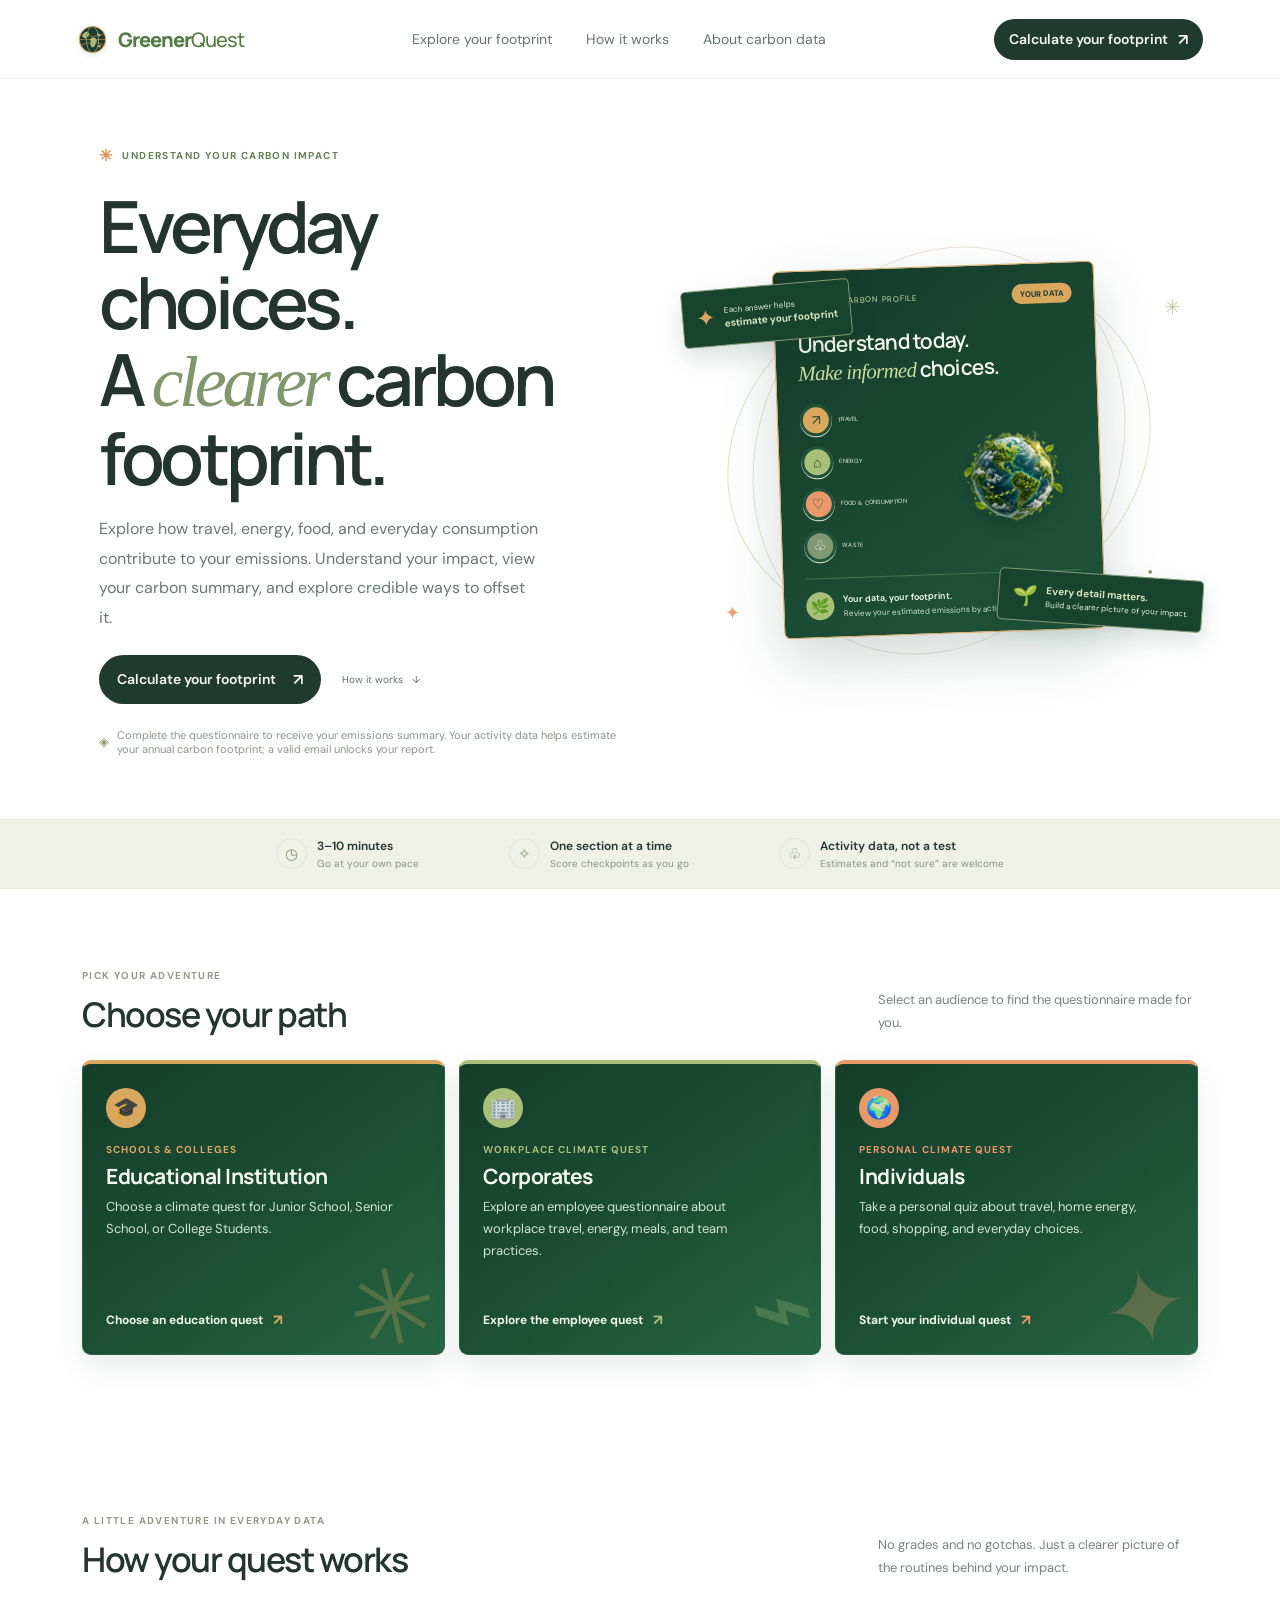
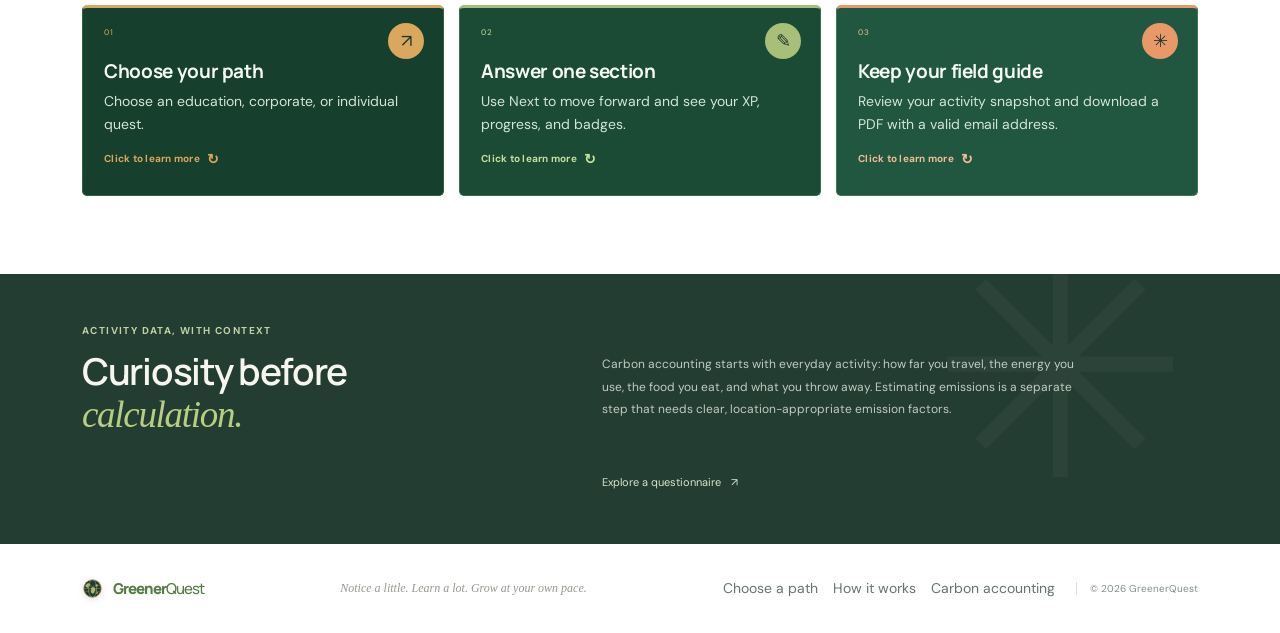
<file: index.html>
<!doctype html>
<html lang="en">
  <head>
    <meta charset="UTF-8" />
    <meta name="viewport" content="width=device-width, initial-scale=1.0" />
    <meta name="theme-color" content="#ffffff" />
    <meta name="description" content="Explore everyday climate habits with gamified GreenerQuest questionnaires for students, employees, and individuals." />
    <title>GreenerQuest — pick your path</title>
    <link rel="preconnect" href="https://fonts.googleapis.com" />
    <link rel="preconnect" href="https://fonts.gstatic.com" crossorigin />
    <link href="https://fonts.googleapis.com/css2?family=DM+Sans:wght@400;500;600;700&family=Manrope:wght@400;500;600;700;800&display=swap" rel="stylesheet" />
    <link rel="stylesheet" href="styles.css" />
  </head>
  <body>
    <header class="site-header">
      <a class="brand" href="#home" aria-label="GreenerQuest home"><span class="brand-mark" aria-hidden="true"><svg class="brand-earth" viewBox="0 0 36 36" focusable="false"><circle cx="18" cy="18" r="15.2" fill="#203a30" stroke="#d9a75d" stroke-width="1.2"/><path d="M6.3 12.5 9.8 9l3.4.6 1.5 2.6-2.1 1.7-1.4 3-3.1-.5-2.1-2.2zM15.1 17.8l2.8-2.5 3.5 1 1.8 3.4-1.3 2.2-1.2 4-3.1 1.3-2.3-3.3.7-3.2zM23.6 10.4l2.9.9 1 2.4-2.5.8-1.8-1.7z" fill="#a8bf79"/><path d="m25.1 24.1 2.9.6-1.2 2.5-2.8-.4z" fill="#e89869"/><ellipse cx="18" cy="18" rx="7.1" ry="15" fill="none" stroke="#819875" stroke-width="1.15"/><path d="M3 18h30M5.1 11.6c7.9 3.6 17.9 3.6 25.8 0M5.1 24.4c7.9-3.6 17.9-3.6 25.8 0" fill="none" stroke="#d9a75d" stroke-width=".8" opacity=".78"/></svg></span><span>Greener<span class="brand-light">Quest</span></span></a>
      <button class="menu-toggle" type="button" aria-label="Open menu" aria-expanded="false"><span></span><span></span></button>
      <nav class="main-nav" aria-label="Main navigation"><a href="#paths">Explore your footprint</a><a href="#how-it-works">How it works</a><a href="#about-data">About carbon data</a></nav>
      <a class="button button-dark button-small header-cta" href="#paths">Calculate your footprint <span aria-hidden="true">↗</span></a>
    </header>

    <main id="home">
      <section class="hero section-wrap">
        <div class="hero-copy">
          <div class="eyebrow"><span class="eyebrow-spark">✳</span> UNDERSTAND YOUR CARBON IMPACT</div>
          <h1>Everyday choices.<br />A <span>clearer</span> carbon footprint.</h1>
          <p class="hero-description">Explore how travel, energy, food, and everyday consumption contribute to your emissions. Understand your impact, view your carbon summary, and explore credible ways to offset it.</p>
          <div class="hero-actions"><a class="button button-dark" href="#paths">Calculate your footprint <span aria-hidden="true">↗</span></a><a class="text-link" href="#how-it-works">How it works <span aria-hidden="true">↓</span></a></div>
          <div class="privacy-note"><span aria-hidden="true">◈</span><span>Complete the questionnaire to receive your emissions summary. Your activity data helps estimate your annual carbon footprint; a valid email unlocks your report.</span></div>
        </div>
        <div class="hero-art" aria-label="GreenerQuest carbon profile with a green Earth illustration">
          <div class="art-orbit orbit-one"></div><div class="art-orbit orbit-two"></div>
          <div class="quest-preview">
            <div class="preview-top"><span class="preview-level"><span class="level-icon">✳</span> YOUR CARBON PROFILE</span><span class="preview-xp">YOUR DATA</span></div>
            <div class="preview-title">Understand today.<br /><em>Make informed</em> choices.</div>
            <div class="preview-map"><img class="hero-earth-image" src="assets/greenquest-earth-footprint.png" alt="A green Earth with a trail of leaf-shaped footprints" /><div class="map-line"></div><div class="map-stop stop-one"><span>↗</span><small>TRAVEL</small></div><div class="map-stop stop-two"><span>⌂</span><small>ENERGY</small></div><div class="map-stop stop-three"><span>♡</span><small>FOOD & CONSUMPTION</small></div><div class="map-stop stop-four"><span>♧</span><small>WASTE</small></div></div>
            <div class="preview-footer"><span class="preview-avatar">🌿</span><span><strong>Your data, your footprint.</strong><small>Review your estimated emissions by activity.</small></span><span class="preview-arrow">→</span></div>
          </div>
          <div class="floating-note note-top"><span class="note-spark">✦</span><span>Each answer helps<br /><strong>estimate your footprint</strong></span></div>
          <div class="floating-note note-bottom"><span class="note-leaf">🌱</span><span><strong>Every detail matters.</strong><br />Build a clearer picture of your impact.</span></div>
          <span class="art-star star-a">✳</span><span class="art-star star-b">✦</span><span class="art-star star-c">·</span>
        </div>
      </section>

      <section class="quick-facts"><div><span class="fact-icon">◷</span><span><strong>3–10 minutes</strong><small>Go at your own pace</small></span></div><div><span class="fact-icon">✧</span><span><strong>One section at a time</strong><small>Score checkpoints as you go</small></span></div><div><span class="fact-icon">♧</span><span><strong>Activity data, not a test</strong><small>Estimates and “not sure” are welcome</small></span></div></section>

      <section class="audience-section section-wrap" id="paths">
        <div class="section-heading"><div><div class="eyebrow eyebrow-muted">PICK YOUR ADVENTURE</div><h2>Choose your path</h2></div><p>Select an audience to find the questionnaire made for you.</p></div>
        <div class="audience-grid audience-grid-home">
          <a class="audience-card audience-dark audience-dark-gold" href="educational-institution.html"><span class="audience-icon">🎓</span><span class="audience-kicker">SCHOOLS & COLLEGES</span><h3>Educational Institution</h3><p>Choose a climate quest for Junior School, Senior School, or College Students.</p><span class="audience-link">Choose an education quest <b>↗</b></span><span class="audience-doodle">✳</span></a>
          <a class="audience-card audience-dark audience-dark-sage" href="corporates.html"><span class="audience-icon">🏢</span><span class="audience-kicker">WORKPLACE CLIMATE QUEST</span><h3>Corporates</h3><p>Explore an employee questionnaire about workplace travel, energy, meals, and team practices.</p><span class="audience-link">Explore the employee quest <b>↗</b></span><span class="audience-doodle">⌁</span></a>
          <a class="audience-card audience-dark audience-dark-peach" href="individual.html"><span class="audience-icon">🌍</span><span class="audience-kicker">PERSONAL CLIMATE QUEST</span><h3>Individuals</h3><p>Take a personal quiz about travel, home energy, food, shopping, and everyday choices.</p><span class="audience-link">Start your individual quest <b>↗</b></span><span class="audience-doodle">✦</span></a>
        </div>
      </section>

      <section class="how-section section-wrap" id="how-it-works">
        <div class="section-heading"><div><div class="eyebrow eyebrow-muted">A LITTLE ADVENTURE IN EVERYDAY DATA</div><h2>How your quest works</h2></div><p>No grades and no gotchas. Just a clearer picture of the routines behind your impact.</p></div>
        <div class="how-grid"><button class="how-card" type="button" aria-expanded="false" aria-label="Choose your path. Show more details." data-front-label="Choose your path. Show more details." data-back-label="Choose your path. Return to overview."><span class="how-card-inner"><span class="how-card-face how-card-front"><span class="how-number">01</span><span class="how-illustration how-transport">↗</span><strong class="how-card-title">Choose your path</strong><span class="how-card-description">Choose an education, corporate, or individual quest.</span><span class="how-card-hint">Click to learn more <b aria-hidden="true">↻</b></span></span><span class="how-card-face how-card-back" aria-hidden="true"><span class="how-number">01 · YOUR ROUTE</span><strong class="how-card-title">A quest for your routine</strong><span class="how-card-description">Choose Junior School, Senior School, College Students, Corporates, or Individuals. Each path opens its own questionnaire.</span><span class="how-card-hint">Click to flip back <b aria-hidden="true">↻</b></span></span></span></button><button class="how-card" type="button" aria-expanded="false" aria-label="Answer one section. Show more details." data-front-label="Answer one section. Show more details." data-back-label="Answer one section. Return to overview."><span class="how-card-inner"><span class="how-card-face how-card-front"><span class="how-number">02</span><span class="how-illustration how-data">✎</span><strong class="how-card-title">Answer one section</strong><span class="how-card-description">Use Next to move forward and see your XP, progress, and badges.</span><span class="how-card-hint">Click to learn more <b aria-hidden="true">↻</b></span></span><span class="how-card-face how-card-back" aria-hidden="true"><span class="how-number">02 · YOUR PACE</span><strong class="how-card-title">One step at a time</strong><span class="how-card-description">Answer a section, then press Next to see your progress and XP. Estimates and “not sure” answers are welcome.</span><span class="how-card-hint">Click to flip back <b aria-hidden="true">↻</b></span></span></span></button><button class="how-card" type="button" aria-expanded="false" aria-label="Keep your field guide. Show more details." data-front-label="Keep your field guide. Show more details." data-back-label="Keep your field guide. Return to overview."><span class="how-card-inner"><span class="how-card-face how-card-front"><span class="how-number">03</span><span class="how-illustration how-badge">✳</span><strong class="how-card-title">Keep your field guide</strong><span class="how-card-description">Review your activity snapshot and download a PDF with a valid email address.</span><span class="how-card-hint">Click to learn more <b aria-hidden="true">↻</b></span></span><span class="how-card-face how-card-back" aria-hidden="true"><span class="how-number">03 · YOUR SUMMARY</span><strong class="how-card-title">Your answers, in one place</strong><span class="how-card-description">Review your section details, tracked emissions subtotal, and GreenerQuest badge. Enter a valid email in the final section to unlock the PDF download.</span><span class="how-card-hint">Click to flip back <b aria-hidden="true">↻</b></span></span></span></button></div>
      </section>

      <section class="why-section" id="about-data"><div class="why-inner section-wrap"><div><div class="eyebrow eyebrow-light">ACTIVITY DATA, WITH CONTEXT</div><h2>Curiosity before<br /><em>calculation.</em></h2></div><p>Carbon accounting starts with everyday activity: how far you travel, the energy you use, the food you eat, and what you throw away. Estimating emissions is a separate step that needs clear, location-appropriate emission factors.</p><a class="why-link" href="#paths">Explore a questionnaire <span>↗</span></a></div></section>
    </main>

    <footer class="site-footer"><a class="brand footer-brand" href="#home"><span class="brand-mark" aria-hidden="true"><svg class="brand-earth" viewBox="0 0 36 36" focusable="false"><circle cx="18" cy="18" r="15.2" fill="#203a30" stroke="#d9a75d" stroke-width="1.2"/><path d="M6.3 12.5 9.8 9l3.4.6 1.5 2.6-2.1 1.7-1.4 3-3.1-.5-2.1-2.2zM15.1 17.8l2.8-2.5 3.5 1 1.8 3.4-1.3 2.2-1.2 4-3.1 1.3-2.3-3.3.7-3.2zM23.6 10.4l2.9.9 1 2.4-2.5.8-1.8-1.7z" fill="#a8bf79"/><path d="m25.1 24.1 2.9.6-1.2 2.5-2.8-.4z" fill="#e89869"/><ellipse cx="18" cy="18" rx="7.1" ry="15" fill="none" stroke="#819875" stroke-width="1.15"/><path d="M3 18h30M5.1 11.6c7.9 3.6 17.9 3.6 25.8 0M5.1 24.4c7.9-3.6 17.9-3.6 25.8 0" fill="none" stroke="#d9a75d" stroke-width=".8" opacity=".78"/></svg></span><span>Greener<span class="brand-light">Quest</span></span></a><span class="footer-note">Notice a little. Learn a lot. Grow at your own pace.</span><div class="footer-links"><a href="#paths">Choose a path</a><a href="#how-it-works">How it works</a><a href="#about-data">Carbon accounting</a></div><span class="copyright">© 2026 GreenerQuest</span></footer>
    <script src="home.js"></script>
  </body>
</html>
</file>
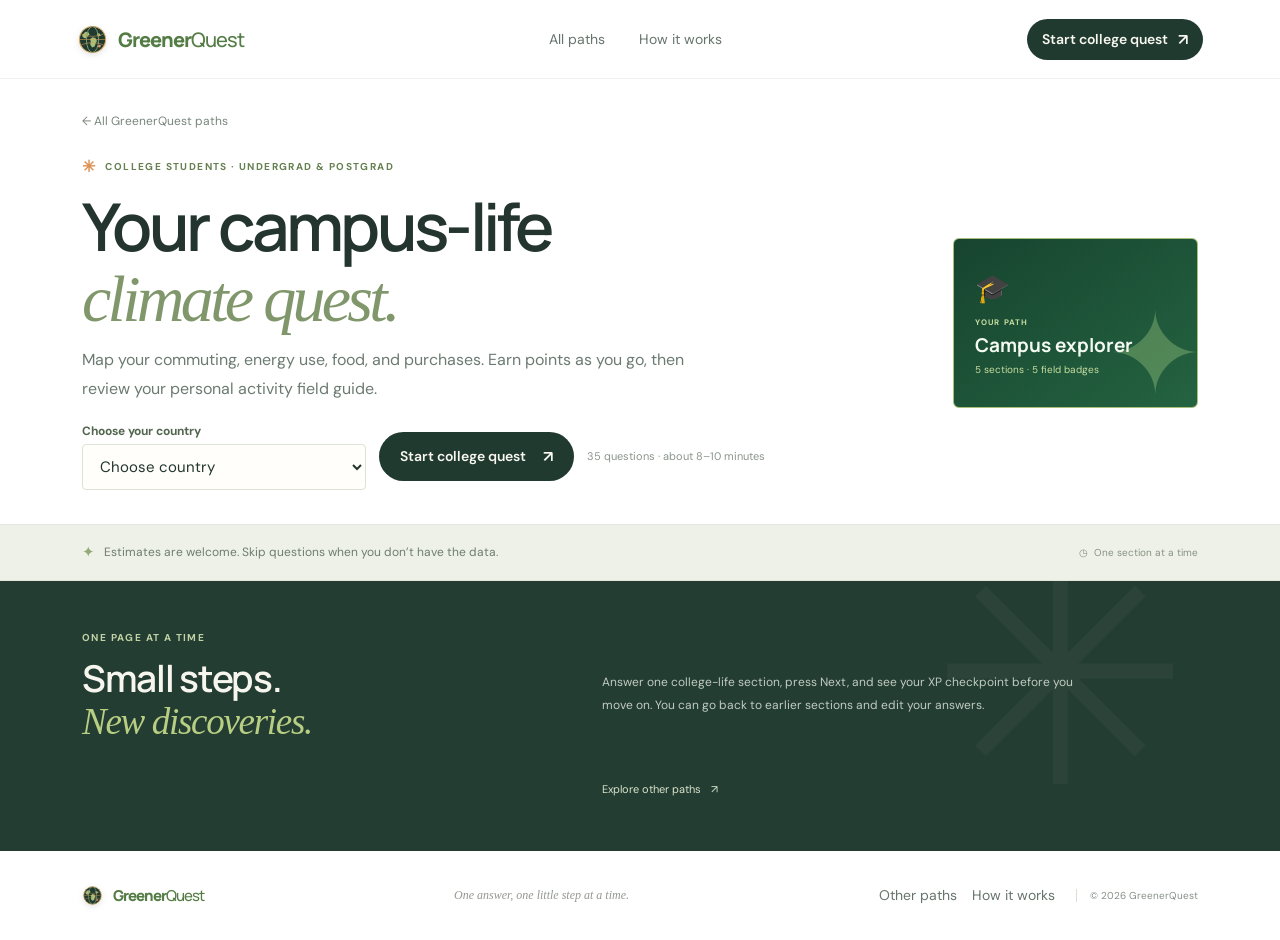
<file: college.html>
<!doctype html>
<html lang="en">
  <head>
    <meta charset="UTF-8" />
    <meta name="viewport" content="width=device-width, initial-scale=1.0" />
    <meta name="theme-color" content="#ffffff" />
    <meta name="description" content="A detailed gamified carbon activity questionnaire for college students." />
    <title>College Quest — GreenerQuest</title>
    <link rel="preconnect" href="https://fonts.googleapis.com" />
    <link rel="preconnect" href="https://fonts.gstatic.com" crossorigin />
    <link href="https://fonts.googleapis.com/css2?family=DM+Sans:wght@400;500;600;700&family=Manrope:wght@400;500;600;700;800&display=swap" rel="stylesheet" />
    <link rel="stylesheet" href="styles.css" />
  </head>
  <body data-track="college">
    <header class="site-header">
      <a class="brand" href="index.html" aria-label="GreenerQuest home"><span class="brand-mark" aria-hidden="true"><svg class="brand-earth" viewBox="0 0 36 36" focusable="false"><circle cx="18" cy="18" r="15.2" fill="#203a30" stroke="#d9a75d" stroke-width="1.2"/><path d="M6.3 12.5 9.8 9l3.4.6 1.5 2.6-2.1 1.7-1.4 3-3.1-.5-2.1-2.2zM15.1 17.8l2.8-2.5 3.5 1 1.8 3.4-1.3 2.2-1.2 4-3.1 1.3-2.3-3.3.7-3.2zM23.6 10.4l2.9.9 1 2.4-2.5.8-1.8-1.7z" fill="#a8bf79"/><path d="m25.1 24.1 2.9.6-1.2 2.5-2.8-.4z" fill="#e89869"/><ellipse cx="18" cy="18" rx="7.1" ry="15" fill="none" stroke="#819875" stroke-width="1.15"/><path d="M3 18h30M5.1 11.6c7.9 3.6 17.9 3.6 25.8 0M5.1 24.4c7.9-3.6 17.9-3.6 25.8 0" fill="none" stroke="#d9a75d" stroke-width=".8" opacity=".78"/></svg></span><span>Greener<span class="brand-light">Quest</span></span></a>
      <button class="menu-toggle" type="button" aria-label="Open menu" aria-expanded="false"><span></span><span></span></button>
      <nav class="main-nav" aria-label="Page navigation"><a href="index.html#paths">All paths</a><a href="#how-it-works">How it works</a></nav>
      <button class="button button-dark button-small header-cta" type="button">Start college quest <span aria-hidden="true">↗</span></button>
    </header>
    <main>
      <section class="page-intro section-wrap"><a class="back-home" href="index.html#paths">← All GreenerQuest paths</a><div class="page-intro-layout"><div><div class="eyebrow"><span class="eyebrow-spark">✳</span> COLLEGE STUDENTS · UNDERGRAD & POSTGRAD</div><h1>Your campus-life<br /><em>climate quest.</em></h1><p>Map your commuting, energy use, food, and purchases. Earn points as you go, then review your personal activity field guide.</p><div class="page-intro-actions"><label class="country-picker" for="emissions-country"><span>Choose your country</span><select id="emissions-country" aria-required="true"><option value="" selected>Choose country</option><option value="australia">Australia</option><option value="china">China</option><option value="europe">Europe</option><option value="india">India</option><option value="japan">Japan</option><option value="global">Other country · global average</option><option value="united-kingdom">United Kingdom</option><option value="united-states">United States</option></select></label><button class="button button-dark" id="start-button" type="button">Start college quest <span aria-hidden="true">↗</span></button><span>35 questions · about 8–10 minutes</span></div></div><div class="page-intro-badge"><span class="intro-emoji">🎓</span><div class="intro-path">YOUR PATH</div><strong>Campus explorer</strong><small>5 sections · 5 field badges</small><span class="intro-doodle">✦</span></div></div></section>
      <section class="page-note"><div class="section-wrap page-note-inner"><span>✦</span><p>Estimates are welcome. Skip questions when you don’t have the data.</p><span class="page-note-time">◷ &nbsp;One section at a time</span></div></section>
      <section class="quest-section section-wrap" id="quest" hidden>
        <div class="quest-heading"><div><div class="eyebrow eyebrow-muted">YOUR CLIMATE FIELD GUIDE</div><h2 id="quest-title">College quest</h2><p id="quest-subtitle">A detailed activity snapshot for college life.</p></div><button class="reset-link" id="reset-button" type="button">Start over <span aria-hidden="true">↻</span></button></div>
        <div class="quest-stats"><div class="stat-pill"><span class="stat-icon">✦</span><span><strong id="xp-count">0 XP</strong><small>quest points</small></span></div><div class="stat-pill"><span class="stat-icon stat-icon-green">◉</span><span><strong id="answer-count">0 answered</strong><small>activity notes</small></span></div><div class="stat-pill"><span class="stat-icon stat-icon-peach">✳</span><span><strong id="badge-count">0 badges</strong><small>field guide</small></span></div></div>
        <div class="overall-progress"><div class="overall-progress-label"><span id="overall-label">Quest progress</span><strong id="overall-percent">0%</strong></div><div class="progress-track"><span id="overall-progress-fill"></span></div></div>
        <div class="score-rules"><span>✦ XP RULE</span><span>10 per answer · +25 for a full section · +50 finish bonus when you add an answer</span></div>
        <div class="quest-layout"><div class="stage-main"><div class="stage-panel" id="stage-panel"></div><div class="quest-navigation"><button class="button button-quiet" id="previous-stage" type="button">← Previous section</button><span id="stage-counter">SECTION 1 OF 5</span><button class="button button-dark" id="next-stage" type="button">Next section <span aria-hidden="true">→</span></button></div></div></div>
        <div class="data-note"><span class="data-note-icon">ⓘ</span><p><strong>About these points:</strong> XP and badges reward participation, not lower emissions. This records your activity answers only; a CO₂e estimate needs transparent, location-appropriate emission factors.</p></div>
      </section>
      <section class="results-section section-wrap" id="results" hidden>
        <div class="results-top"><div class="eyebrow eyebrow-muted">QUEST COMPLETE · <span id="result-track">COLLEGE PATH</span></div><h2>Your climate<br /><em>field guide.</em></h2><p>You made time to notice your everyday patterns. That’s a meaningful first step.</p></div>
        <div class="result-award"><div class="award-medal">✳</div><div><span class="award-overline">QUEST BADGE UNLOCKED</span><strong id="result-badge-title">Carbon Accounting Explorer</strong><small id="result-xp">Your score is ready.</small></div><span class="award-confetti" aria-hidden="true">✦</span></div>
        <div class="carbon-result-card" id="carbon-result-card"><div class="carbon-total-block"><div class="card-kicker">TRACKED ANNUAL EMISSIONS SUBTOTAL</div><strong id="carbon-total">Not enough activity data yet</strong><p id="carbon-coverage"></p><p class="carbon-country-note" id="carbon-country"></p></div><div class="carbon-tier" id="carbon-tier"><span class="carbon-tier-medal">✦</span><div><small>GREENERQUEST TIER</small><strong id="carbon-tier-name">Activity Explorer</strong></div></div><div class="carbon-section-list" id="carbon-section-list"></div></div>
        <div class="earned-badges-wrap"><span class="earned-badges-label">FIELD BADGES</span><div class="earned-badges" id="earned-badges"></div></div>
        <div class="result-grid"><div class="result-card result-snapshot"><div class="result-card-heading"><span class="result-icon">⌁</span><div><div class="card-kicker">YOUR ACTIVITY SNAPSHOT</div><h3>What you shared</h3></div></div><div id="answer-summary" class="answer-summary"></div><p class="snapshot-empty" id="snapshot-empty" hidden>No answers were added this time. You can still take another pass whenever you’re ready.</p></div><div class="result-card result-next"><div class="result-card-heading"><span class="result-icon result-icon-green">↗</span><div><div class="card-kicker">ONE SMALL NEXT STEP</div><h3>Try this on for size</h3></div></div><p class="next-intro">There’s no one-size-fits-all climate action. Here are a few ideas based on your answers:</p><ul id="next-steps"></ul><div class="next-note">Pick one that works for your life. Small and repeatable beats perfect.</div></div></div>
        <div class="accounting-note" id="why-activity-data"><span class="accounting-icon">∑</span><div><div class="card-kicker">FROM ACTIVITY DATA TO CO₂e</div><h3>How this report gets its numbers</h3><p><strong>Emissions = activity data × emission factor.</strong> This is a partial subtotal: it estimates commuting and electricity when enough details are available. Travel uses UK 2026 factors as educational proxies; electricity uses a 2025 grid factor for your chosen country. Missing sections are “not estimated,” not zero. Platinum, gold, silver, and bronze are playful tiers for this subtotal, not certifications.</p></div></div>
        <div class="result-actions"><button class="button button-outline" id="download-button" type="button">Download PDF report <span aria-hidden="true">↓</span></button><button class="button button-outline" id="retake-button" type="button">Take the quest again <span aria-hidden="true">↻</span></button></div><p class="drive-save-status" id="drive-save-status" role="status" aria-live="polite">Answers and calculated emissions are automatically sent for program data collection.</p><p class="privacy-footnote">Your email, questionnaire answers, and calculated emissions are included in program data collection. The PDF contains section totals, your badge, and the overall tracked subtotal.</p>
      </section>
      <section class="why-section" id="how-it-works"><div class="why-inner section-wrap"><div><div class="eyebrow eyebrow-light">ONE PAGE AT A TIME</div><h2>Small steps.<br /><em>New discoveries.</em></h2></div><p>Answer one college-life section, press Next, and see your XP checkpoint before you move on. You can go back to earlier sections and edit your answers.</p><a class="why-link" href="index.html#paths">Explore other paths <span>↗</span></a></div></section>
    </main>
    <footer class="site-footer"><a class="brand footer-brand" href="index.html"><span class="brand-mark" aria-hidden="true"><svg class="brand-earth" viewBox="0 0 36 36" focusable="false"><circle cx="18" cy="18" r="15.2" fill="#203a30" stroke="#d9a75d" stroke-width="1.2"/><path d="M6.3 12.5 9.8 9l3.4.6 1.5 2.6-2.1 1.7-1.4 3-3.1-.5-2.1-2.2zM15.1 17.8l2.8-2.5 3.5 1 1.8 3.4-1.3 2.2-1.2 4-3.1 1.3-2.3-3.3.7-3.2zM23.6 10.4l2.9.9 1 2.4-2.5.8-1.8-1.7z" fill="#a8bf79"/><path d="m25.1 24.1 2.9.6-1.2 2.5-2.8-.4z" fill="#e89869"/><ellipse cx="18" cy="18" rx="7.1" ry="15" fill="none" stroke="#819875" stroke-width="1.15"/><path d="M3 18h30M5.1 11.6c7.9 3.6 17.9 3.6 25.8 0M5.1 24.4c7.9-3.6 17.9-3.6 25.8 0" fill="none" stroke="#d9a75d" stroke-width=".8" opacity=".78"/></svg></span><span>Greener<span class="brand-light">Quest</span></span></a><span class="footer-note">One answer, one little step at a time.</span><div class="footer-links"><a href="index.html#paths">Other paths</a><a href="#how-it-works">How it works</a></div><span class="copyright">© 2026 GreenerQuest</span></footer>
    <div class="toast" id="toast" role="status" aria-live="polite"></div>
    <script src="app.js"></script>
  </body>
</html>
</file>
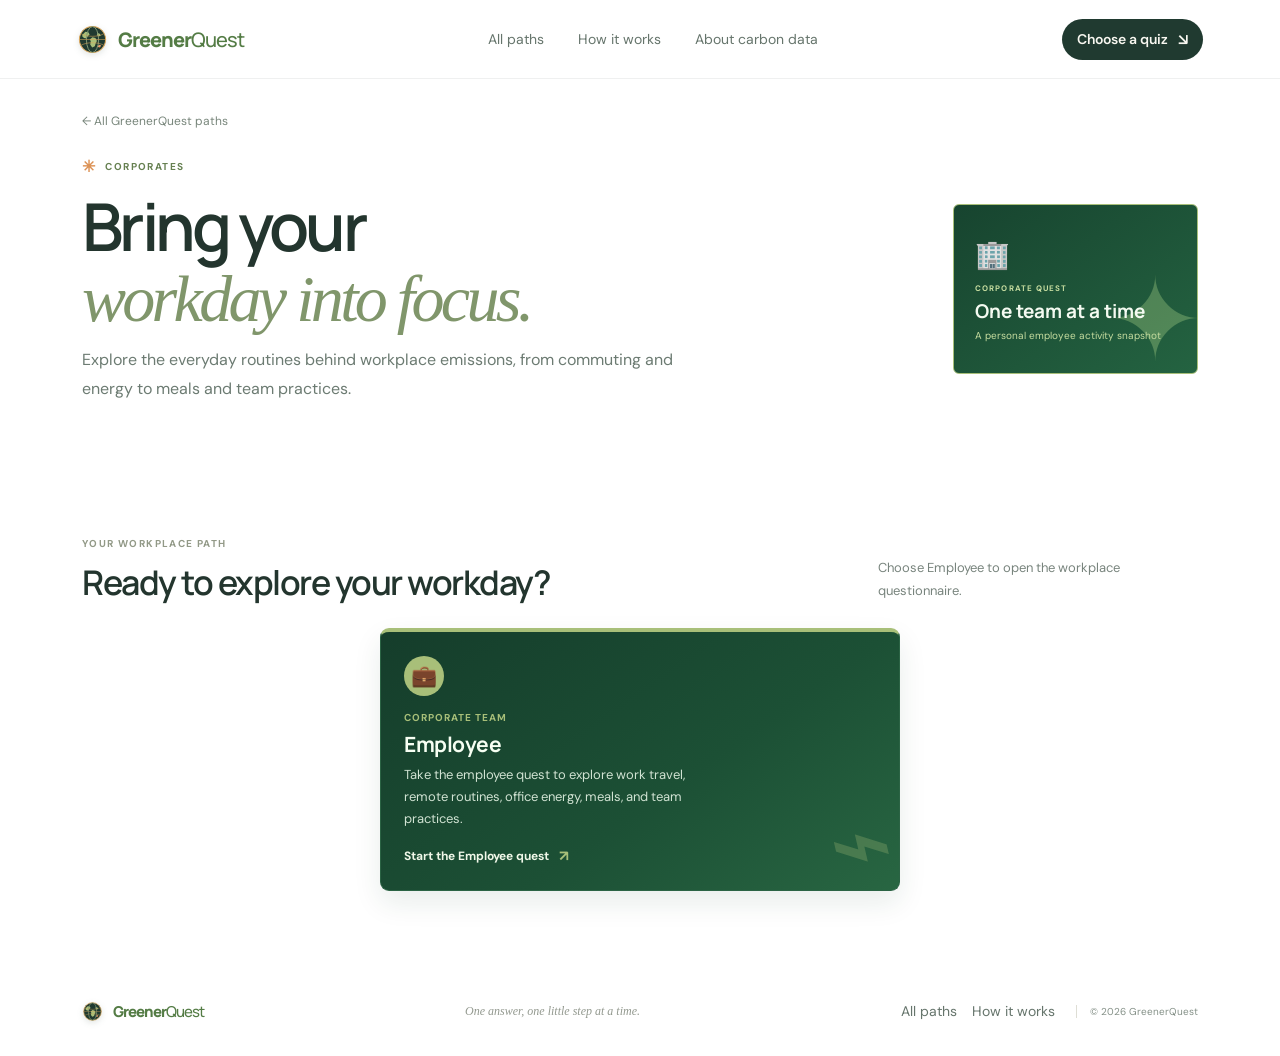
<file: corporates.html>
<!doctype html>
<html lang="en">
  <head>
    <meta charset="UTF-8" />
    <meta name="viewport" content="width=device-width, initial-scale=1.0" />
    <meta name="theme-color" content="#ffffff" />
    <meta name="description" content="Choose the GreenerQuest employee climate questionnaire for your corporate team." />
    <title>Corporates — GreenerQuest</title>
    <link rel="preconnect" href="https://fonts.googleapis.com" />
    <link rel="preconnect" href="https://fonts.gstatic.com" crossorigin />
    <link href="https://fonts.googleapis.com/css2?family=DM+Sans:wght@400;500;600;700&family=Manrope:wght@400;500;600;700;800&display=swap" rel="stylesheet" />
    <link rel="stylesheet" href="styles.css" />
  </head>
  <body>
    <header class="site-header">
      <a class="brand" href="index.html" aria-label="GreenerQuest home"><span class="brand-mark" aria-hidden="true"><svg class="brand-earth" viewBox="0 0 36 36" focusable="false"><circle cx="18" cy="18" r="15.2" fill="#203a30" stroke="#d9a75d" stroke-width="1.2"/><path d="M6.3 12.5 9.8 9l3.4.6 1.5 2.6-2.1 1.7-1.4 3-3.1-.5-2.1-2.2zM15.1 17.8l2.8-2.5 3.5 1 1.8 3.4-1.3 2.2-1.2 4-3.1 1.3-2.3-3.3.7-3.2zM23.6 10.4l2.9.9 1 2.4-2.5.8-1.8-1.7z" fill="#a8bf79"/><path d="m25.1 24.1 2.9.6-1.2 2.5-2.8-.4z" fill="#e89869"/><ellipse cx="18" cy="18" rx="7.1" ry="15" fill="none" stroke="#819875" stroke-width="1.15"/><path d="M3 18h30M5.1 11.6c7.9 3.6 17.9 3.6 25.8 0M5.1 24.4c7.9-3.6 17.9-3.6 25.8 0" fill="none" stroke="#d9a75d" stroke-width=".8" opacity=".78"/></svg></span><span>Greener<span class="brand-light">Quest</span></span></a>
      <button class="menu-toggle" type="button" aria-label="Open menu" aria-expanded="false"><span></span><span></span></button>
      <nav class="main-nav" aria-label="Page navigation"><a href="index.html#paths">All paths</a><a href="index.html#how-it-works">How it works</a><a href="index.html#about-data">About carbon data</a></nav>
      <a class="button button-dark button-small header-cta" href="#quiz-paths">Choose a quiz <span aria-hidden="true">↘</span></a>
    </header>
    <main>
      <section class="page-intro section-wrap selection-page-intro">
        <a class="back-home" href="index.html#paths">← All GreenerQuest paths</a>
        <div class="page-intro-layout">
          <div><div class="eyebrow"><span class="eyebrow-spark">✳</span> CORPORATES</div><h1>Bring your<br /><em>workday into focus.</em></h1><p>Explore the everyday routines behind workplace emissions, from commuting and energy to meals and team practices.</p></div>
          <div class="page-intro-badge"><span class="intro-emoji">🏢</span><div class="intro-path">CORPORATE QUEST</div><strong>One team at a time</strong><small>A personal employee activity snapshot</small><span class="intro-doodle">✦</span></div>
        </div>
      </section>
      <section class="audience-section section-wrap selection-cards" id="quiz-paths">
        <div class="section-heading"><div><div class="eyebrow eyebrow-muted">YOUR WORKPLACE PATH</div><h2>Ready to explore your workday?</h2></div><p>Choose Employee to open the workplace questionnaire.</p></div>
        <div class="audience-grid audience-grid-single">
          <a class="audience-card audience-dark audience-dark-sage" href="employee.html"><span class="audience-icon">💼</span><span class="audience-kicker">CORPORATE TEAM</span><h3>Employee</h3><p>Take the employee quest to explore work travel, remote routines, office energy, meals, and team practices.</p><span class="audience-link">Start the Employee quest <b>↗</b></span><span class="audience-doodle">⌁</span></a>
        </div>
      </section>
    </main>
    <footer class="site-footer"><a class="brand footer-brand" href="index.html"><span class="brand-mark" aria-hidden="true"><svg class="brand-earth" viewBox="0 0 36 36" focusable="false"><circle cx="18" cy="18" r="15.2" fill="#203a30" stroke="#d9a75d" stroke-width="1.2"/><path d="M6.3 12.5 9.8 9l3.4.6 1.5 2.6-2.1 1.7-1.4 3-3.1-.5-2.1-2.2zM15.1 17.8l2.8-2.5 3.5 1 1.8 3.4-1.3 2.2-1.2 4-3.1 1.3-2.3-3.3.7-3.2zM23.6 10.4l2.9.9 1 2.4-2.5.8-1.8-1.7z" fill="#a8bf79"/><path d="m25.1 24.1 2.9.6-1.2 2.5-2.8-.4z" fill="#e89869"/><ellipse cx="18" cy="18" rx="7.1" ry="15" fill="none" stroke="#819875" stroke-width="1.15"/><path d="M3 18h30M5.1 11.6c7.9 3.6 17.9 3.6 25.8 0M5.1 24.4c7.9-3.6 17.9-3.6 25.8 0" fill="none" stroke="#d9a75d" stroke-width=".8" opacity=".78"/></svg></span><span>Greener<span class="brand-light">Quest</span></span></a><span class="footer-note">One answer, one little step at a time.</span><div class="footer-links"><a href="index.html#paths">All paths</a><a href="index.html#how-it-works">How it works</a></div><span class="copyright">© 2026 GreenerQuest</span></footer>
    <script src="home.js"></script>
  </body>
</html>
</file>
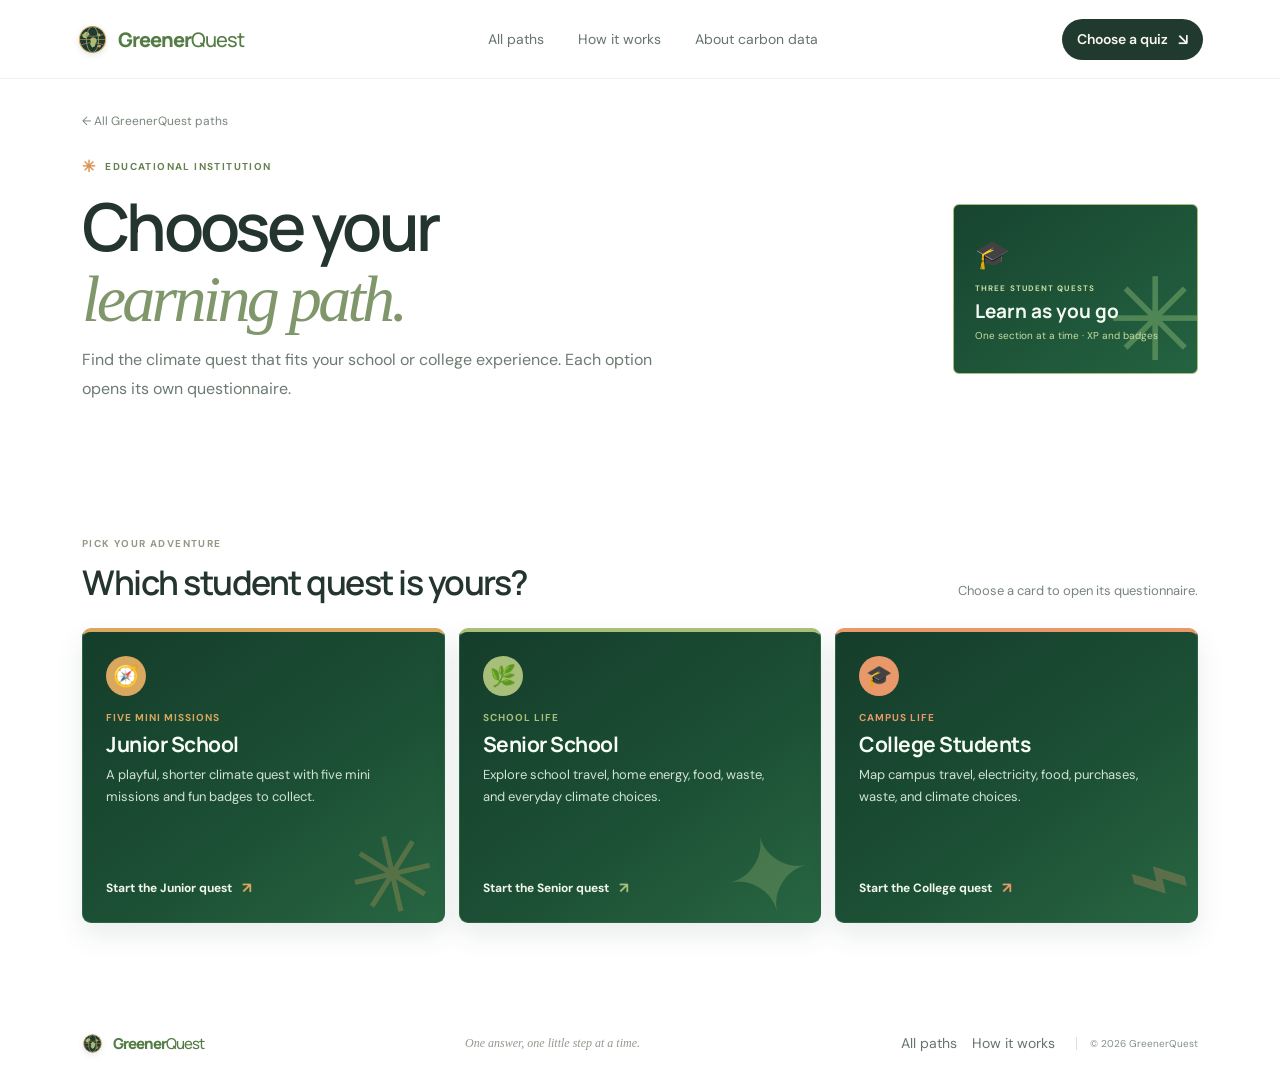
<file: educational-institution.html>
<!doctype html>
<html lang="en">
  <head>
    <meta charset="UTF-8" />
    <meta name="viewport" content="width=device-width, initial-scale=1.0" />
    <meta name="theme-color" content="#ffffff" />
    <meta name="description" content="Choose a GreenerQuest climate questionnaire for junior school, senior school, or college students." />
    <title>Educational Institution — GreenerQuest</title>
    <link rel="preconnect" href="https://fonts.googleapis.com" />
    <link rel="preconnect" href="https://fonts.gstatic.com" crossorigin />
    <link href="https://fonts.googleapis.com/css2?family=DM+Sans:wght@400;500;600;700&family=Manrope:wght@400;500;600;700;800&display=swap" rel="stylesheet" />
    <link rel="stylesheet" href="styles.css" />
  </head>
  <body>
    <header class="site-header">
      <a class="brand" href="index.html" aria-label="GreenerQuest home"><span class="brand-mark" aria-hidden="true"><svg class="brand-earth" viewBox="0 0 36 36" focusable="false"><circle cx="18" cy="18" r="15.2" fill="#203a30" stroke="#d9a75d" stroke-width="1.2"/><path d="M6.3 12.5 9.8 9l3.4.6 1.5 2.6-2.1 1.7-1.4 3-3.1-.5-2.1-2.2zM15.1 17.8l2.8-2.5 3.5 1 1.8 3.4-1.3 2.2-1.2 4-3.1 1.3-2.3-3.3.7-3.2zM23.6 10.4l2.9.9 1 2.4-2.5.8-1.8-1.7z" fill="#a8bf79"/><path d="m25.1 24.1 2.9.6-1.2 2.5-2.8-.4z" fill="#e89869"/><ellipse cx="18" cy="18" rx="7.1" ry="15" fill="none" stroke="#819875" stroke-width="1.15"/><path d="M3 18h30M5.1 11.6c7.9 3.6 17.9 3.6 25.8 0M5.1 24.4c7.9-3.6 17.9-3.6 25.8 0" fill="none" stroke="#d9a75d" stroke-width=".8" opacity=".78"/></svg></span><span>Greener<span class="brand-light">Quest</span></span></a>
      <button class="menu-toggle" type="button" aria-label="Open menu" aria-expanded="false"><span></span><span></span></button>
      <nav class="main-nav" aria-label="Page navigation"><a href="index.html#paths">All paths</a><a href="index.html#how-it-works">How it works</a><a href="index.html#about-data">About carbon data</a></nav>
      <a class="button button-dark button-small header-cta" href="#quiz-paths">Choose a quiz <span aria-hidden="true">↘</span></a>
    </header>
    <main>
      <section class="page-intro section-wrap selection-page-intro">
        <a class="back-home" href="index.html#paths">← All GreenerQuest paths</a>
        <div class="page-intro-layout">
          <div><div class="eyebrow"><span class="eyebrow-spark">✳</span> EDUCATIONAL INSTITUTION</div><h1>Choose your<br /><em>learning path.</em></h1><p>Find the climate quest that fits your school or college experience. Each option opens its own questionnaire.</p></div>
          <div class="page-intro-badge"><span class="intro-emoji">🎓</span><div class="intro-path">THREE STUDENT QUESTS</div><strong>Learn as you go</strong><small>One section at a time · XP and badges</small><span class="intro-doodle">✳</span></div>
        </div>
      </section>
      <section class="audience-section section-wrap selection-cards" id="quiz-paths">
        <div class="section-heading"><div><div class="eyebrow eyebrow-muted">PICK YOUR ADVENTURE</div><h2>Which student quest is yours?</h2></div><p>Choose a card to open its questionnaire.</p></div>
        <div class="audience-grid">
          <a class="audience-card audience-dark audience-dark-gold" href="junior.html"><span class="audience-icon">🧭</span><span class="audience-kicker">FIVE MINI MISSIONS</span><h3>Junior School</h3><p>A playful, shorter climate quest with five mini missions and fun badges to collect.</p><span class="audience-link">Start the Junior quest <b>↗</b></span><span class="audience-doodle">✳</span></a>
          <a class="audience-card audience-dark audience-dark-sage" href="school.html"><span class="audience-icon">🌿</span><span class="audience-kicker">SCHOOL LIFE</span><h3>Senior School</h3><p>Explore school travel, home energy, food, waste, and everyday climate choices.</p><span class="audience-link">Start the Senior quest <b>↗</b></span><span class="audience-doodle">✦</span></a>
          <a class="audience-card audience-dark audience-dark-peach" href="college.html"><span class="audience-icon">🎓</span><span class="audience-kicker">CAMPUS LIFE</span><h3>College Students</h3><p>Map campus travel, electricity, food, purchases, waste, and climate choices.</p><span class="audience-link">Start the College quest <b>↗</b></span><span class="audience-doodle">⌁</span></a>
        </div>
      </section>
    </main>
    <footer class="site-footer"><a class="brand footer-brand" href="index.html"><span class="brand-mark" aria-hidden="true"><svg class="brand-earth" viewBox="0 0 36 36" focusable="false"><circle cx="18" cy="18" r="15.2" fill="#203a30" stroke="#d9a75d" stroke-width="1.2"/><path d="M6.3 12.5 9.8 9l3.4.6 1.5 2.6-2.1 1.7-1.4 3-3.1-.5-2.1-2.2zM15.1 17.8l2.8-2.5 3.5 1 1.8 3.4-1.3 2.2-1.2 4-3.1 1.3-2.3-3.3.7-3.2zM23.6 10.4l2.9.9 1 2.4-2.5.8-1.8-1.7z" fill="#a8bf79"/><path d="m25.1 24.1 2.9.6-1.2 2.5-2.8-.4z" fill="#e89869"/><ellipse cx="18" cy="18" rx="7.1" ry="15" fill="none" stroke="#819875" stroke-width="1.15"/><path d="M3 18h30M5.1 11.6c7.9 3.6 17.9 3.6 25.8 0M5.1 24.4c7.9-3.6 17.9-3.6 25.8 0" fill="none" stroke="#d9a75d" stroke-width=".8" opacity=".78"/></svg></span><span>Greener<span class="brand-light">Quest</span></span></a><span class="footer-note">One answer, one little step at a time.</span><div class="footer-links"><a href="index.html#paths">All paths</a><a href="index.html#how-it-works">How it works</a></div><span class="copyright">© 2026 GreenerQuest</span></footer>
    <script src="home.js"></script>
  </body>
</html>
</file>
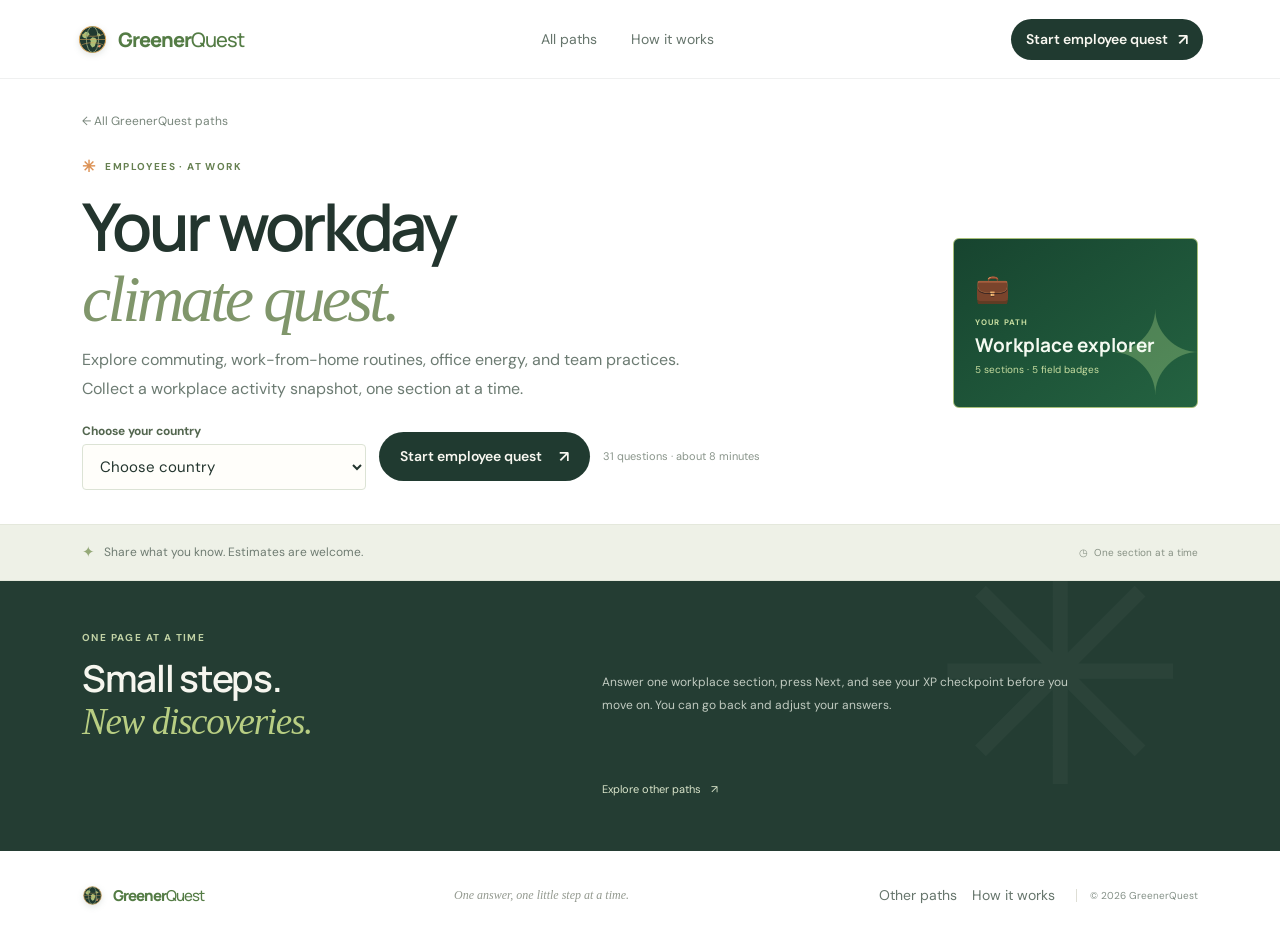
<file: employee.html>
<!doctype html>
<html lang="en">
  <head>
    <meta charset="UTF-8" />
    <meta name="viewport" content="width=device-width, initial-scale=1.0" />
    <meta name="theme-color" content="#ffffff" />
    <meta name="description" content="A gamified workplace carbon activity questionnaire for employees." />
    <title>Employee Quest — GreenerQuest</title>
    <link rel="preconnect" href="https://fonts.googleapis.com" />
    <link rel="preconnect" href="https://fonts.gstatic.com" crossorigin />
    <link href="https://fonts.googleapis.com/css2?family=DM+Sans:wght@400;500;600;700&family=Manrope:wght@400;500;600;700;800&display=swap" rel="stylesheet" />
    <link rel="stylesheet" href="styles.css" />
  </head>
  <body data-track="employee">
    <header class="site-header">
      <a class="brand" href="index.html" aria-label="GreenerQuest home"><span class="brand-mark" aria-hidden="true"><svg class="brand-earth" viewBox="0 0 36 36" focusable="false"><circle cx="18" cy="18" r="15.2" fill="#203a30" stroke="#d9a75d" stroke-width="1.2"/><path d="M6.3 12.5 9.8 9l3.4.6 1.5 2.6-2.1 1.7-1.4 3-3.1-.5-2.1-2.2zM15.1 17.8l2.8-2.5 3.5 1 1.8 3.4-1.3 2.2-1.2 4-3.1 1.3-2.3-3.3.7-3.2zM23.6 10.4l2.9.9 1 2.4-2.5.8-1.8-1.7z" fill="#a8bf79"/><path d="m25.1 24.1 2.9.6-1.2 2.5-2.8-.4z" fill="#e89869"/><ellipse cx="18" cy="18" rx="7.1" ry="15" fill="none" stroke="#819875" stroke-width="1.15"/><path d="M3 18h30M5.1 11.6c7.9 3.6 17.9 3.6 25.8 0M5.1 24.4c7.9-3.6 17.9-3.6 25.8 0" fill="none" stroke="#d9a75d" stroke-width=".8" opacity=".78"/></svg></span><span>Greener<span class="brand-light">Quest</span></span></a>
      <button class="menu-toggle" type="button" aria-label="Open menu" aria-expanded="false"><span></span><span></span></button>
      <nav class="main-nav" aria-label="Page navigation"><a href="index.html#paths">All paths</a><a href="#how-it-works">How it works</a></nav>
      <button class="button button-dark button-small header-cta" type="button">Start employee quest <span aria-hidden="true">↗</span></button>
    </header>
    <main>
      <section class="page-intro section-wrap"><a class="back-home" href="index.html#paths">← All GreenerQuest paths</a><div class="page-intro-layout"><div><div class="eyebrow"><span class="eyebrow-spark">✳</span> EMPLOYEES · AT WORK</div><h1>Your workday<br /><em>climate quest.</em></h1><p>Explore commuting, work-from-home routines, office energy, and team practices. Collect a workplace activity snapshot, one section at a time.</p><div class="page-intro-actions"><label class="country-picker" for="emissions-country"><span>Choose your country</span><select id="emissions-country" aria-required="true"><option value="" selected>Choose country</option><option value="australia">Australia</option><option value="china">China</option><option value="europe">Europe</option><option value="india">India</option><option value="japan">Japan</option><option value="global">Other country · global average</option><option value="united-kingdom">United Kingdom</option><option value="united-states">United States</option></select></label><button class="button button-dark" id="start-button" type="button">Start employee quest <span aria-hidden="true">↗</span></button><span>31 questions · about 8 minutes</span></div></div><div class="page-intro-badge"><span class="intro-emoji">💼</span><div class="intro-path">YOUR PATH</div><strong>Workplace explorer</strong><small>5 sections · 5 field badges</small><span class="intro-doodle">✦</span></div></div></section>
      <section class="page-note"><div class="section-wrap page-note-inner"><span>✦</span><p>Share what you know. Estimates are welcome.</p><span class="page-note-time">◷ &nbsp;One section at a time</span></div></section>
      <section class="quest-section section-wrap" id="quest" hidden>
        <div class="quest-heading"><div><div class="eyebrow eyebrow-muted">YOUR CLIMATE FIELD GUIDE</div><h2 id="quest-title">Employee quest</h2><p id="quest-subtitle">A workplace activity snapshot.</p></div><button class="reset-link" id="reset-button" type="button">Start over <span aria-hidden="true">↻</span></button></div>
        <div class="quest-stats"><div class="stat-pill"><span class="stat-icon">✦</span><span><strong id="xp-count">0 XP</strong><small>quest points</small></span></div><div class="stat-pill"><span class="stat-icon stat-icon-green">◉</span><span><strong id="answer-count">0 answered</strong><small>activity notes</small></span></div><div class="stat-pill"><span class="stat-icon stat-icon-peach">✳</span><span><strong id="badge-count">0 badges</strong><small>field guide</small></span></div></div>
        <div class="overall-progress"><div class="overall-progress-label"><span id="overall-label">Quest progress</span><strong id="overall-percent">0%</strong></div><div class="progress-track"><span id="overall-progress-fill"></span></div></div>
        <div class="score-rules"><span>✦ XP RULE</span><span>10 per answer · +25 for a full section · +50 finish bonus when you add an answer</span></div>
        <div class="quest-layout"><div class="stage-main"><div class="stage-panel" id="stage-panel"></div><div class="quest-navigation"><button class="button button-quiet" id="previous-stage" type="button">← Previous section</button><span id="stage-counter">SECTION 1 OF 5</span><button class="button button-dark" id="next-stage" type="button">Next section <span aria-hidden="true">→</span></button></div></div></div>
        <div class="data-note"><span class="data-note-icon">ⓘ</span><p><strong>About these points:</strong> XP and badges reward participation, not lower emissions. This records your activity answers only; a CO₂e estimate needs transparent, location-appropriate emission factors. Share only workplace information you are authorized to provide.</p></div>
      </section>
      <section class="results-section section-wrap" id="results" hidden>
        <div class="results-top"><div class="eyebrow eyebrow-muted">QUEST COMPLETE · <span id="result-track">EMPLOYEE PATH</span></div><h2>Your workday<br /><em>field guide.</em></h2><p>You made time to notice your everyday patterns. That’s a meaningful first step.</p></div>
        <div class="result-award"><div class="award-medal">✳</div><div><span class="award-overline">QUEST BADGE UNLOCKED</span><strong id="result-badge-title">Workplace Climate Explorer</strong><small id="result-xp">Your score is ready.</small></div><span class="award-confetti" aria-hidden="true">✦</span></div>
        <div class="carbon-result-card" id="carbon-result-card"><div class="carbon-total-block"><div class="card-kicker">TRACKED ANNUAL EMISSIONS SUBTOTAL</div><strong id="carbon-total">Not enough activity data yet</strong><p id="carbon-coverage"></p><p class="carbon-country-note" id="carbon-country"></p></div><div class="carbon-tier" id="carbon-tier"><span class="carbon-tier-medal">✦</span><div><small>GREENERQUEST TIER</small><strong id="carbon-tier-name">Activity Explorer</strong></div></div><div class="carbon-section-list" id="carbon-section-list"></div></div>
        <div class="earned-badges-wrap"><span class="earned-badges-label">FIELD BADGES</span><div class="earned-badges" id="earned-badges"></div></div>
        <div class="result-grid"><div class="result-card result-snapshot"><div class="result-card-heading"><span class="result-icon">⌁</span><div><div class="card-kicker">YOUR ACTIVITY SNAPSHOT</div><h3>What you shared</h3></div></div><div id="answer-summary" class="answer-summary"></div><p class="snapshot-empty" id="snapshot-empty" hidden>No answers were added this time. You can still take another pass whenever you’re ready.</p></div><div class="result-card result-next"><div class="result-card-heading"><span class="result-icon result-icon-green">↗</span><div><div class="card-kicker">ONE SMALL NEXT STEP</div><h3>Try this on for size</h3></div></div><p class="next-intro">There’s no one-size-fits-all climate action. Here are a few ideas based on your answers:</p><ul id="next-steps"></ul><div class="next-note">Pick one that works for your life. Small and repeatable beats perfect.</div></div></div>
        <div class="accounting-note" id="why-activity-data"><span class="accounting-icon">∑</span><div><div class="card-kicker">FROM ACTIVITY DATA TO CO₂e</div><h3>How this report gets its numbers</h3><p><strong>Emissions = activity data × emission factor.</strong> This is a partial subtotal: it estimates commuting and electricity when enough details are available. Travel uses UK 2026 factors as educational proxies; electricity uses a 2025 grid factor for your chosen country. Missing sections are “not estimated,” not zero. Platinum, gold, silver, and bronze are playful tiers for this subtotal, not certifications.</p></div></div>
        <div class="result-actions"><button class="button button-outline" id="download-button" type="button">Download PDF report <span aria-hidden="true">↓</span></button><button class="button button-outline" id="retake-button" type="button">Take the quest again <span aria-hidden="true">↻</span></button></div><p class="drive-save-status" id="drive-save-status" role="status" aria-live="polite">Answers and calculated emissions are automatically sent for program data collection.</p><p class="privacy-footnote">Your email, questionnaire answers, and calculated emissions are included in program data collection. The PDF contains section totals, your badge, and the overall tracked subtotal.</p>
      </section>
      <section class="why-section" id="how-it-works"><div class="why-inner section-wrap"><div><div class="eyebrow eyebrow-light">ONE PAGE AT A TIME</div><h2>Small steps.<br /><em>New discoveries.</em></h2></div><p>Answer one workplace section, press Next, and see your XP checkpoint before you move on. You can go back and adjust your answers.</p><a class="why-link" href="index.html#paths">Explore other paths <span>↗</span></a></div></section>
    </main>
    <footer class="site-footer"><a class="brand footer-brand" href="index.html"><span class="brand-mark" aria-hidden="true"><svg class="brand-earth" viewBox="0 0 36 36" focusable="false"><circle cx="18" cy="18" r="15.2" fill="#203a30" stroke="#d9a75d" stroke-width="1.2"/><path d="M6.3 12.5 9.8 9l3.4.6 1.5 2.6-2.1 1.7-1.4 3-3.1-.5-2.1-2.2zM15.1 17.8l2.8-2.5 3.5 1 1.8 3.4-1.3 2.2-1.2 4-3.1 1.3-2.3-3.3.7-3.2zM23.6 10.4l2.9.9 1 2.4-2.5.8-1.8-1.7z" fill="#a8bf79"/><path d="m25.1 24.1 2.9.6-1.2 2.5-2.8-.4z" fill="#e89869"/><ellipse cx="18" cy="18" rx="7.1" ry="15" fill="none" stroke="#819875" stroke-width="1.15"/><path d="M3 18h30M5.1 11.6c7.9 3.6 17.9 3.6 25.8 0M5.1 24.4c7.9-3.6 17.9-3.6 25.8 0" fill="none" stroke="#d9a75d" stroke-width=".8" opacity=".78"/></svg></span><span>Greener<span class="brand-light">Quest</span></span></a><span class="footer-note">One answer, one little step at a time.</span><div class="footer-links"><a href="index.html#paths">Other paths</a><a href="#how-it-works">How it works</a></div><span class="copyright">© 2026 GreenerQuest</span></footer>
    <div class="toast" id="toast" role="status" aria-live="polite"></div>
    <script src="app.js"></script>
  </body>
</html>
</file>
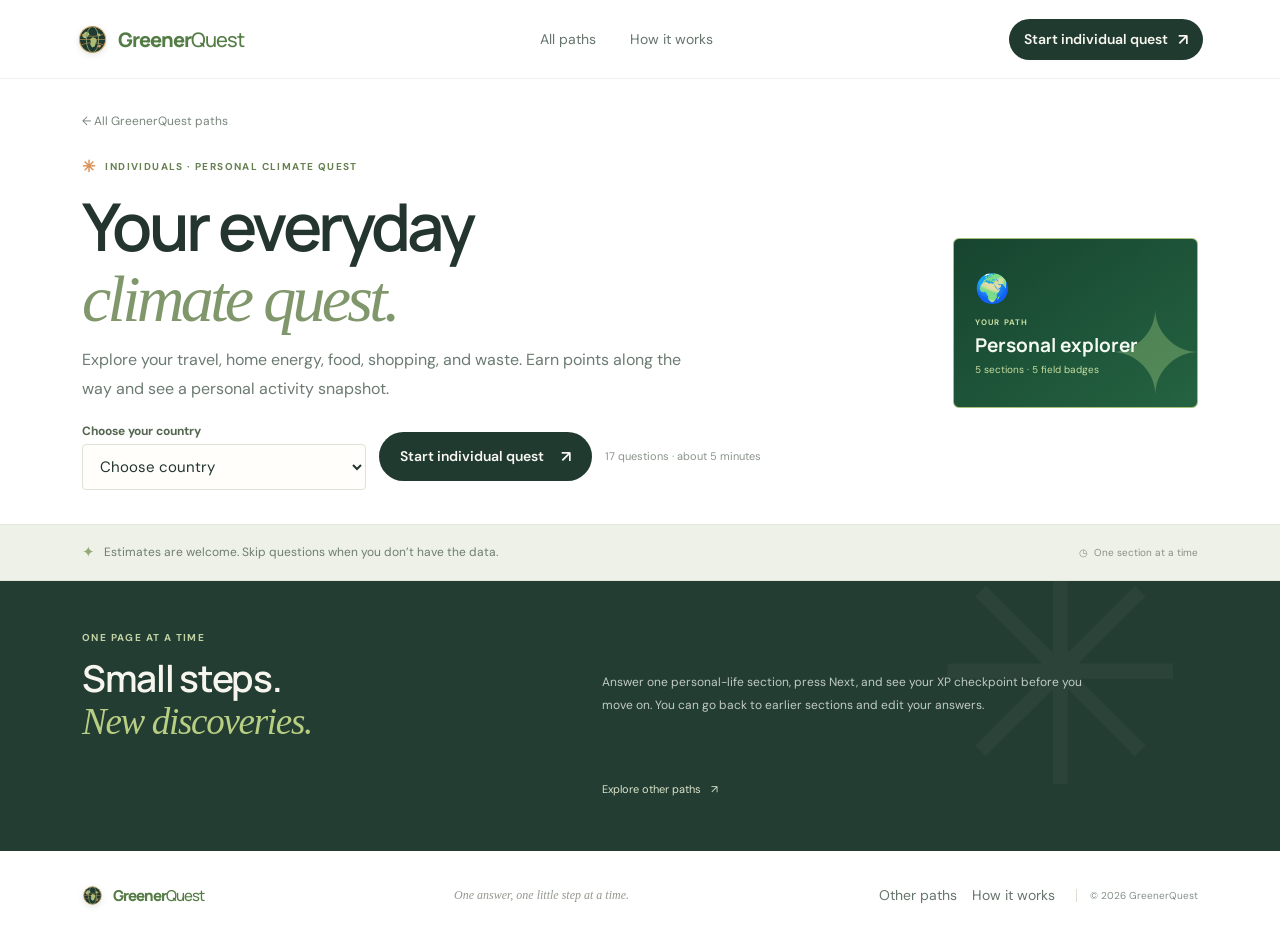
<file: individual.html>
<!doctype html>
<html lang="en">
  <head>
    <meta charset="UTF-8" />
    <meta name="viewport" content="width=device-width, initial-scale=1.0" />
    <meta name="theme-color" content="#ffffff" />
    <meta name="description" content="A personal gamified carbon activity questionnaire for individuals." />
    <title>Individual Quest — GreenerQuest</title>
    <link rel="preconnect" href="https://fonts.googleapis.com" />
    <link rel="preconnect" href="https://fonts.gstatic.com" crossorigin />
    <link href="https://fonts.googleapis.com/css2?family=DM+Sans:wght@400;500;600;700&family=Manrope:wght@400;500;600;700;800&display=swap" rel="stylesheet" />
    <link rel="stylesheet" href="styles.css" />
  </head>
  <body data-track="individual">
    <header class="site-header">
      <a class="brand" href="index.html" aria-label="GreenerQuest home"><span class="brand-mark" aria-hidden="true"><svg class="brand-earth" viewBox="0 0 36 36" focusable="false"><circle cx="18" cy="18" r="15.2" fill="#203a30" stroke="#d9a75d" stroke-width="1.2"/><path d="M6.3 12.5 9.8 9l3.4.6 1.5 2.6-2.1 1.7-1.4 3-3.1-.5-2.1-2.2zM15.1 17.8l2.8-2.5 3.5 1 1.8 3.4-1.3 2.2-1.2 4-3.1 1.3-2.3-3.3.7-3.2zM23.6 10.4l2.9.9 1 2.4-2.5.8-1.8-1.7z" fill="#a8bf79"/><path d="m25.1 24.1 2.9.6-1.2 2.5-2.8-.4z" fill="#e89869"/><ellipse cx="18" cy="18" rx="7.1" ry="15" fill="none" stroke="#819875" stroke-width="1.15"/><path d="M3 18h30M5.1 11.6c7.9 3.6 17.9 3.6 25.8 0M5.1 24.4c7.9-3.6 17.9-3.6 25.8 0" fill="none" stroke="#d9a75d" stroke-width=".8" opacity=".78"/></svg></span><span>Greener<span class="brand-light">Quest</span></span></a>
      <button class="menu-toggle" type="button" aria-label="Open menu" aria-expanded="false"><span></span><span></span></button>
      <nav class="main-nav" aria-label="Page navigation"><a href="index.html#paths">All paths</a><a href="#how-it-works">How it works</a></nav>
      <button class="button button-dark button-small header-cta" type="button">Start individual quest <span aria-hidden="true">↗</span></button>
    </header>
    <main>
      <section class="page-intro section-wrap"><a class="back-home" href="index.html#paths">← All GreenerQuest paths</a><div class="page-intro-layout"><div><div class="eyebrow"><span class="eyebrow-spark">✳</span> INDIVIDUALS · PERSONAL CLIMATE QUEST</div><h1>Your everyday<br /><em>climate quest.</em></h1><p>Explore your travel, home energy, food, shopping, and waste. Earn points along the way and see a personal activity snapshot.</p><div class="page-intro-actions"><label class="country-picker" for="emissions-country"><span>Choose your country</span><select id="emissions-country" aria-required="true"><option value="" selected>Choose country</option><option value="australia">Australia</option><option value="china">China</option><option value="europe">Europe</option><option value="india">India</option><option value="japan">Japan</option><option value="global">Other country · global average</option><option value="united-kingdom">United Kingdom</option><option value="united-states">United States</option></select></label><button class="button button-dark" id="start-button" type="button">Start individual quest <span aria-hidden="true">↗</span></button><span>17 questions · about 5 minutes</span></div></div><div class="page-intro-badge"><span class="intro-emoji">🌍</span><div class="intro-path">YOUR PATH</div><strong>Personal explorer</strong><small>5 sections · 5 field badges</small><span class="intro-doodle">✦</span></div></div></section>
      <section class="page-note"><div class="section-wrap page-note-inner"><span>✦</span><p>Estimates are welcome. Skip questions when you don’t have the data.</p><span class="page-note-time">◷ &nbsp;One section at a time</span></div></section>
      <section class="quest-section section-wrap" id="quest" hidden>
        <div class="quest-heading"><div><div class="eyebrow eyebrow-muted">YOUR CLIMATE FIELD GUIDE</div><h2 id="quest-title">College quest</h2><p id="quest-subtitle">A detailed activity snapshot for everyday life.</p></div><button class="reset-link" id="reset-button" type="button">Start over <span aria-hidden="true">↻</span></button></div>
        <div class="quest-stats"><div class="stat-pill"><span class="stat-icon">✦</span><span><strong id="xp-count">0 XP</strong><small>quest points</small></span></div><div class="stat-pill"><span class="stat-icon stat-icon-green">◉</span><span><strong id="answer-count">0 answered</strong><small>activity notes</small></span></div><div class="stat-pill"><span class="stat-icon stat-icon-peach">✳</span><span><strong id="badge-count">0 badges</strong><small>field guide</small></span></div></div>
        <div class="overall-progress"><div class="overall-progress-label"><span id="overall-label">Quest progress</span><strong id="overall-percent">0%</strong></div><div class="progress-track"><span id="overall-progress-fill"></span></div></div>
        <div class="score-rules"><span>✦ XP RULE</span><span>10 per answer · +25 for a full section · +50 finish bonus when you add an answer</span></div>
        <div class="quest-layout"><div class="stage-main"><div class="stage-panel" id="stage-panel"></div><div class="quest-navigation"><button class="button button-quiet" id="previous-stage" type="button">← Previous section</button><span id="stage-counter">SECTION 1 OF 5</span><button class="button button-dark" id="next-stage" type="button">Next section <span aria-hidden="true">→</span></button></div></div></div>
        <div class="data-note"><span class="data-note-icon">ⓘ</span><p><strong>About these points:</strong> XP and badges reward participation, not lower emissions. This records your activity answers only; a CO₂e estimate needs transparent, location-appropriate emission factors.</p></div>
      </section>
      <section class="results-section section-wrap" id="results" hidden>
        <div class="results-top"><div class="eyebrow eyebrow-muted">QUEST COMPLETE · <span id="result-track">INDIVIDUAL PATH</span></div><h2>Your climate<br /><em>field guide.</em></h2><p>You made time to notice your everyday patterns. That’s a meaningful first step.</p></div>
        <div class="result-award"><div class="award-medal">✳</div><div><span class="award-overline">QUEST BADGE UNLOCKED</span><strong id="result-badge-title">Carbon Accounting Explorer</strong><small id="result-xp">Your score is ready.</small></div><span class="award-confetti" aria-hidden="true">✦</span></div>
        <div class="carbon-result-card" id="carbon-result-card"><div class="carbon-total-block"><div class="card-kicker">TRACKED ANNUAL EMISSIONS SUBTOTAL</div><strong id="carbon-total">Not enough activity data yet</strong><p id="carbon-coverage"></p><p class="carbon-country-note" id="carbon-country"></p></div><div class="carbon-tier" id="carbon-tier"><span class="carbon-tier-medal">✦</span><div><small>GREENERQUEST TIER</small><strong id="carbon-tier-name">Activity Explorer</strong></div></div><div class="carbon-section-list" id="carbon-section-list"></div></div>
        <div class="earned-badges-wrap"><span class="earned-badges-label">FIELD BADGES</span><div class="earned-badges" id="earned-badges"></div></div>
        <div class="result-grid"><div class="result-card result-snapshot"><div class="result-card-heading"><span class="result-icon">⌁</span><div><div class="card-kicker">YOUR ACTIVITY SNAPSHOT</div><h3>What you shared</h3></div></div><div id="answer-summary" class="answer-summary"></div><p class="snapshot-empty" id="snapshot-empty" hidden>No answers were added this time. You can still take another pass whenever you’re ready.</p></div><div class="result-card result-next"><div class="result-card-heading"><span class="result-icon result-icon-green">↗</span><div><div class="card-kicker">ONE SMALL NEXT STEP</div><h3>Try this on for size</h3></div></div><p class="next-intro">There’s no one-size-fits-all climate action. Here are a few ideas based on your answers:</p><ul id="next-steps"></ul><div class="next-note">Pick one that works for your life. Small and repeatable beats perfect.</div></div></div>
        <div class="accounting-note" id="why-activity-data"><span class="accounting-icon">∑</span><div><div class="card-kicker">FROM ACTIVITY DATA TO CO₂e</div><h3>How this report gets its numbers</h3><p><strong>Emissions = activity data × emission factor.</strong> This is a partial subtotal: it estimates commuting and electricity when enough details are available. Travel uses UK 2026 factors as educational proxies; electricity uses a 2025 grid factor for your chosen country. Missing sections are “not estimated,” not zero. Platinum, gold, silver, and bronze are playful tiers for this subtotal, not certifications.</p></div></div>
        <div class="result-actions"><button class="button button-outline" id="download-button" type="button">Download PDF report <span aria-hidden="true">↓</span></button><button class="button button-outline" id="retake-button" type="button">Take the quest again <span aria-hidden="true">↻</span></button></div><p class="drive-save-status" id="drive-save-status" role="status" aria-live="polite">Answers and calculated emissions are automatically sent for program data collection.</p><p class="privacy-footnote">Your email, questionnaire answers, and calculated emissions are included in program data collection. The PDF contains section totals, your badge, and the overall tracked subtotal.</p>
      </section>
      <section class="why-section" id="how-it-works"><div class="why-inner section-wrap"><div><div class="eyebrow eyebrow-light">ONE PAGE AT A TIME</div><h2>Small steps.<br /><em>New discoveries.</em></h2></div><p>Answer one personal-life section, press Next, and see your XP checkpoint before you move on. You can go back to earlier sections and edit your answers.</p><a class="why-link" href="index.html#paths">Explore other paths <span>↗</span></a></div></section>
    </main>
    <footer class="site-footer"><a class="brand footer-brand" href="index.html"><span class="brand-mark" aria-hidden="true"><svg class="brand-earth" viewBox="0 0 36 36" focusable="false"><circle cx="18" cy="18" r="15.2" fill="#203a30" stroke="#d9a75d" stroke-width="1.2"/><path d="M6.3 12.5 9.8 9l3.4.6 1.5 2.6-2.1 1.7-1.4 3-3.1-.5-2.1-2.2zM15.1 17.8l2.8-2.5 3.5 1 1.8 3.4-1.3 2.2-1.2 4-3.1 1.3-2.3-3.3.7-3.2zM23.6 10.4l2.9.9 1 2.4-2.5.8-1.8-1.7z" fill="#a8bf79"/><path d="m25.1 24.1 2.9.6-1.2 2.5-2.8-.4z" fill="#e89869"/><ellipse cx="18" cy="18" rx="7.1" ry="15" fill="none" stroke="#819875" stroke-width="1.15"/><path d="M3 18h30M5.1 11.6c7.9 3.6 17.9 3.6 25.8 0M5.1 24.4c7.9-3.6 17.9-3.6 25.8 0" fill="none" stroke="#d9a75d" stroke-width=".8" opacity=".78"/></svg></span><span>Greener<span class="brand-light">Quest</span></span></a><span class="footer-note">One answer, one little step at a time.</span><div class="footer-links"><a href="index.html#paths">Other paths</a><a href="#how-it-works">How it works</a></div><span class="copyright">© 2026 GreenerQuest</span></footer>
    <div class="toast" id="toast" role="status" aria-live="polite"></div>
    <script src="app.js"></script>
  </body>
</html>
</file>
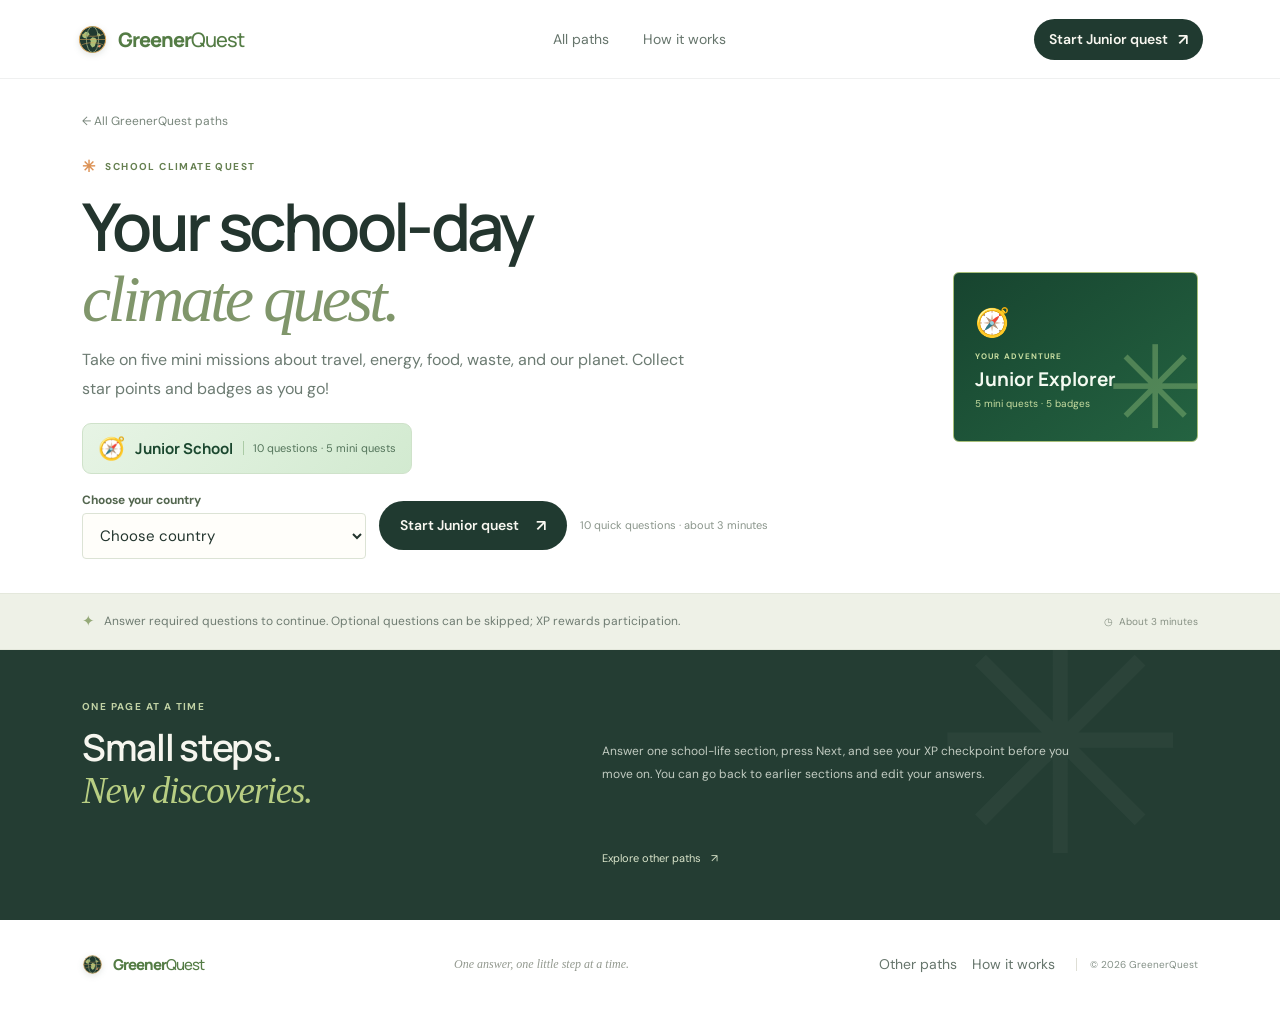
<file: junior.html>
<!doctype html>
<html lang="en">
  <head>
    <meta charset="UTF-8" />
    <meta name="viewport" content="width=device-width, initial-scale=1.0" />
    <meta name="theme-color" content="#ffffff" />
    <meta name="description" content="A playful gamified carbon activity questionnaire for junior school students." />
    <title>Junior School Quest — GreenerQuest</title>
    <link rel="preconnect" href="https://fonts.googleapis.com" />
    <link rel="preconnect" href="https://fonts.gstatic.com" crossorigin />
    <link href="https://fonts.googleapis.com/css2?family=DM+Sans:wght@400;500;600;700&family=Manrope:wght@400;500;600;700;800&display=swap" rel="stylesheet" />
    <link rel="stylesheet" href="styles.css" />
  </head>
  <body data-track="school" data-school-level="junior">
    <header class="site-header">
      <a class="brand" href="index.html" aria-label="GreenerQuest home"><span class="brand-mark" aria-hidden="true"><svg class="brand-earth" viewBox="0 0 36 36" focusable="false"><circle cx="18" cy="18" r="15.2" fill="#203a30" stroke="#d9a75d" stroke-width="1.2"/><path d="M6.3 12.5 9.8 9l3.4.6 1.5 2.6-2.1 1.7-1.4 3-3.1-.5-2.1-2.2zM15.1 17.8l2.8-2.5 3.5 1 1.8 3.4-1.3 2.2-1.2 4-3.1 1.3-2.3-3.3.7-3.2zM23.6 10.4l2.9.9 1 2.4-2.5.8-1.8-1.7z" fill="#a8bf79"/><path d="m25.1 24.1 2.9.6-1.2 2.5-2.8-.4z" fill="#e89869"/><ellipse cx="18" cy="18" rx="7.1" ry="15" fill="none" stroke="#819875" stroke-width="1.15"/><path d="M3 18h30M5.1 11.6c7.9 3.6 17.9 3.6 25.8 0M5.1 24.4c7.9-3.6 17.9-3.6 25.8 0" fill="none" stroke="#d9a75d" stroke-width=".8" opacity=".78"/></svg></span><span>Greener<span class="brand-light">Quest</span></span></a>
      <button class="menu-toggle" type="button" aria-label="Open menu" aria-expanded="false"><span></span><span></span></button>
      <nav class="main-nav" aria-label="Page navigation"><a href="index.html#paths">All paths</a><a href="#how-it-works">How it works</a></nav>
      <button class="button button-dark button-small header-cta" type="button">Start Junior quest <span aria-hidden="true">↗</span></button>
    </header>
    <main>
      <section class="page-intro section-wrap"><a class="back-home" href="index.html#paths">← All GreenerQuest paths</a><div class="page-intro-layout"><div><div class="eyebrow"><span class="eyebrow-spark">✳</span> SCHOOL CLIMATE QUEST</div><h1>Your school-day<br /><em>climate quest.</em></h1><p>Take on five mini missions about travel, energy, food, waste, and our planet. Collect star points and badges as you go!</p><div class="school-level-summary"><span aria-hidden="true">🧭</span><strong>Junior School</strong><small>10 questions · 5 mini quests</small></div><div class="page-intro-actions"><label class="country-picker" for="emissions-country"><span>Choose your country</span><select id="emissions-country" aria-required="true"><option value="" selected>Choose country</option><option value="australia">Australia</option><option value="china">China</option><option value="europe">Europe</option><option value="india">India</option><option value="japan">Japan</option><option value="global">Other country · global average</option><option value="united-kingdom">United Kingdom</option><option value="united-states">United States</option></select></label><button class="button button-dark" id="start-button" type="button">Start Junior quest <span aria-hidden="true">↗</span></button><span id="path-question-count">10 quick questions · about 3 minutes</span></div></div><div class="page-intro-badge"><span class="intro-emoji" id="school-level-icon">🧭</span><div class="intro-path">YOUR ADVENTURE</div><strong id="school-level-title">Junior Explorer</strong><small id="school-level-meta">5 mini quests · 5 badges</small><span class="intro-doodle">✳</span></div></div></section>
      <section class="page-note"><div class="section-wrap page-note-inner"><span>✦</span><p>Answer required questions to continue. Optional questions can be skipped; XP rewards participation.</p><span class="page-note-time" id="path-time-note">◷ &nbsp;About 3 minutes</span></div></section>
      <section class="quest-section section-wrap" id="quest" hidden>
        <div class="quest-heading"><div><div class="eyebrow eyebrow-muted">YOUR CLIMATE FIELD GUIDE</div><h2 id="quest-title">School quest</h2><p id="quest-subtitle">A few simple questions about everyday school life.</p></div><button class="reset-link" id="reset-button" type="button">Start over <span aria-hidden="true">↻</span></button></div>
        <div class="quest-stats"><div class="stat-pill"><span class="stat-icon">✦</span><span><strong id="xp-count">0 XP</strong><small>quest points</small></span></div><div class="stat-pill"><span class="stat-icon stat-icon-green">◉</span><span><strong id="answer-count">0 answered</strong><small>activity notes</small></span></div><div class="stat-pill"><span class="stat-icon stat-icon-peach">✳</span><span><strong id="badge-count">0 badges</strong><small>field guide</small></span></div></div>
        <div class="overall-progress"><div class="overall-progress-label"><span id="overall-label">Quest progress</span><strong id="overall-percent">0%</strong></div><div class="progress-track"><span id="overall-progress-fill"></span></div></div>
        <div class="score-rules"><span>✦ XP RULE</span><span id="score-rules-copy">10 per answer · +25 for a full section · +50 finish bonus when you add an answer</span></div>
        <div class="quest-layout"><div class="stage-main"><div class="stage-panel" id="stage-panel"></div><div class="quest-navigation"><button class="button button-quiet" id="previous-stage" type="button">← Previous section</button><span id="stage-counter">SECTION 1 OF 4</span><button class="button button-dark" id="next-stage" type="button">Next section <span aria-hidden="true">→</span></button></div></div></div>
        <div class="data-note"><span class="data-note-icon">ⓘ</span><p><strong>About these points:</strong> XP and badges reward participation, not lower emissions. This records your activity answers only; a CO₂e estimate needs transparent, location-appropriate emission factors. For school use, follow the school’s consent process and avoid identifying details.</p></div>
      </section>
      <section class="results-section section-wrap" id="results" hidden>
        <div class="results-top"><div class="eyebrow eyebrow-muted">QUEST COMPLETE · <span id="result-track">SCHOOL PATH</span></div><h2>Your climate<br /><em>field guide.</em></h2><p>You made time to notice your everyday patterns. That’s a meaningful first step.</p></div>
        <div class="result-award"><div class="award-medal">✳</div><div><span class="award-overline">QUEST BADGE UNLOCKED</span><strong id="result-badge-title">Everyday Climate Explorer</strong><small id="result-xp">Your score is ready.</small></div><span class="award-confetti" aria-hidden="true">✦</span></div>
        <div class="carbon-result-card" id="carbon-result-card"><div class="carbon-total-block"><div class="card-kicker">TRACKED ANNUAL EMISSIONS SUBTOTAL</div><strong id="carbon-total">Not enough activity data yet</strong><p id="carbon-coverage"></p><p class="carbon-country-note" id="carbon-country"></p></div><div class="carbon-tier" id="carbon-tier"><span class="carbon-tier-medal">✦</span><div><small>GREENERQUEST TIER</small><strong id="carbon-tier-name">Activity Explorer</strong></div></div><div class="carbon-section-list" id="carbon-section-list"></div></div>
        <div class="earned-badges-wrap"><span class="earned-badges-label">FIELD BADGES</span><div class="earned-badges" id="earned-badges"></div></div>
        <div class="result-grid"><div class="result-card result-snapshot"><div class="result-card-heading"><span class="result-icon">⌁</span><div><div class="card-kicker">YOUR ACTIVITY SNAPSHOT</div><h3>What you shared</h3></div></div><div id="answer-summary" class="answer-summary"></div><p class="snapshot-empty" id="snapshot-empty" hidden>No answers were added this time. You can still take another pass whenever you’re ready.</p></div><div class="result-card result-next"><div class="result-card-heading"><span class="result-icon result-icon-green">↗</span><div><div class="card-kicker">ONE SMALL NEXT STEP</div><h3>Try this on for size</h3></div></div><p class="next-intro">There’s no one-size-fits-all climate action. Here are a few ideas based on your answers:</p><ul id="next-steps"></ul><div class="next-note">Pick one that works for your life. Small and repeatable beats perfect.</div></div></div>
        <div class="accounting-note" id="why-activity-data"><span class="accounting-icon">∑</span><div><div class="card-kicker">FROM ACTIVITY DATA TO CO₂e</div><h3>How this report gets its numbers</h3><p><strong>Emissions = activity data × emission factor.</strong> This is a partial subtotal: it estimates commuting and electricity when enough details are available. Travel uses UK 2026 factors as educational proxies; electricity uses a 2025 grid factor for your chosen country. Missing sections are “not estimated,” not zero. Platinum, gold, silver, and bronze are playful tiers for this subtotal, not certifications.</p></div></div>
        <div class="result-actions"><button class="button button-outline" id="download-button" type="button">Download PDF report <span aria-hidden="true">↓</span></button><button class="button button-outline" id="retake-button" type="button">Take the quest again <span aria-hidden="true">↻</span></button></div><p class="drive-save-status" id="drive-save-status" role="status" aria-live="polite">Answers and calculated emissions are automatically sent for program data collection.</p><p class="privacy-footnote">Your email, questionnaire answers, and calculated emissions are included in program data collection. The PDF contains section totals, your badge, and the overall tracked subtotal.</p>
      </section>
      <section class="why-section" id="how-it-works"><div class="why-inner section-wrap"><div><div class="eyebrow eyebrow-light">ONE PAGE AT A TIME</div><h2>Small steps.<br /><em>New discoveries.</em></h2></div><p>Answer one school-life section, press Next, and see your XP checkpoint before you move on. You can go back to earlier sections and edit your answers.</p><a class="why-link" href="index.html#paths">Explore other paths <span>↗</span></a></div></section>
    </main>
    <footer class="site-footer"><a class="brand footer-brand" href="index.html"><span class="brand-mark" aria-hidden="true"><svg class="brand-earth" viewBox="0 0 36 36" focusable="false"><circle cx="18" cy="18" r="15.2" fill="#203a30" stroke="#d9a75d" stroke-width="1.2"/><path d="M6.3 12.5 9.8 9l3.4.6 1.5 2.6-2.1 1.7-1.4 3-3.1-.5-2.1-2.2zM15.1 17.8l2.8-2.5 3.5 1 1.8 3.4-1.3 2.2-1.2 4-3.1 1.3-2.3-3.3.7-3.2zM23.6 10.4l2.9.9 1 2.4-2.5.8-1.8-1.7z" fill="#a8bf79"/><path d="m25.1 24.1 2.9.6-1.2 2.5-2.8-.4z" fill="#e89869"/><ellipse cx="18" cy="18" rx="7.1" ry="15" fill="none" stroke="#819875" stroke-width="1.15"/><path d="M3 18h30M5.1 11.6c7.9 3.6 17.9 3.6 25.8 0M5.1 24.4c7.9-3.6 17.9-3.6 25.8 0" fill="none" stroke="#d9a75d" stroke-width=".8" opacity=".78"/></svg></span><span>Greener<span class="brand-light">Quest</span></span></a><span class="footer-note">One answer, one little step at a time.</span><div class="footer-links"><a href="index.html#paths">Other paths</a><a href="#how-it-works">How it works</a></div><span class="copyright">© 2026 GreenerQuest</span></footer>
    <div class="toast" id="toast" role="status" aria-live="polite"></div>
    <script src="app.js"></script>
  </body>
</html>
</file>
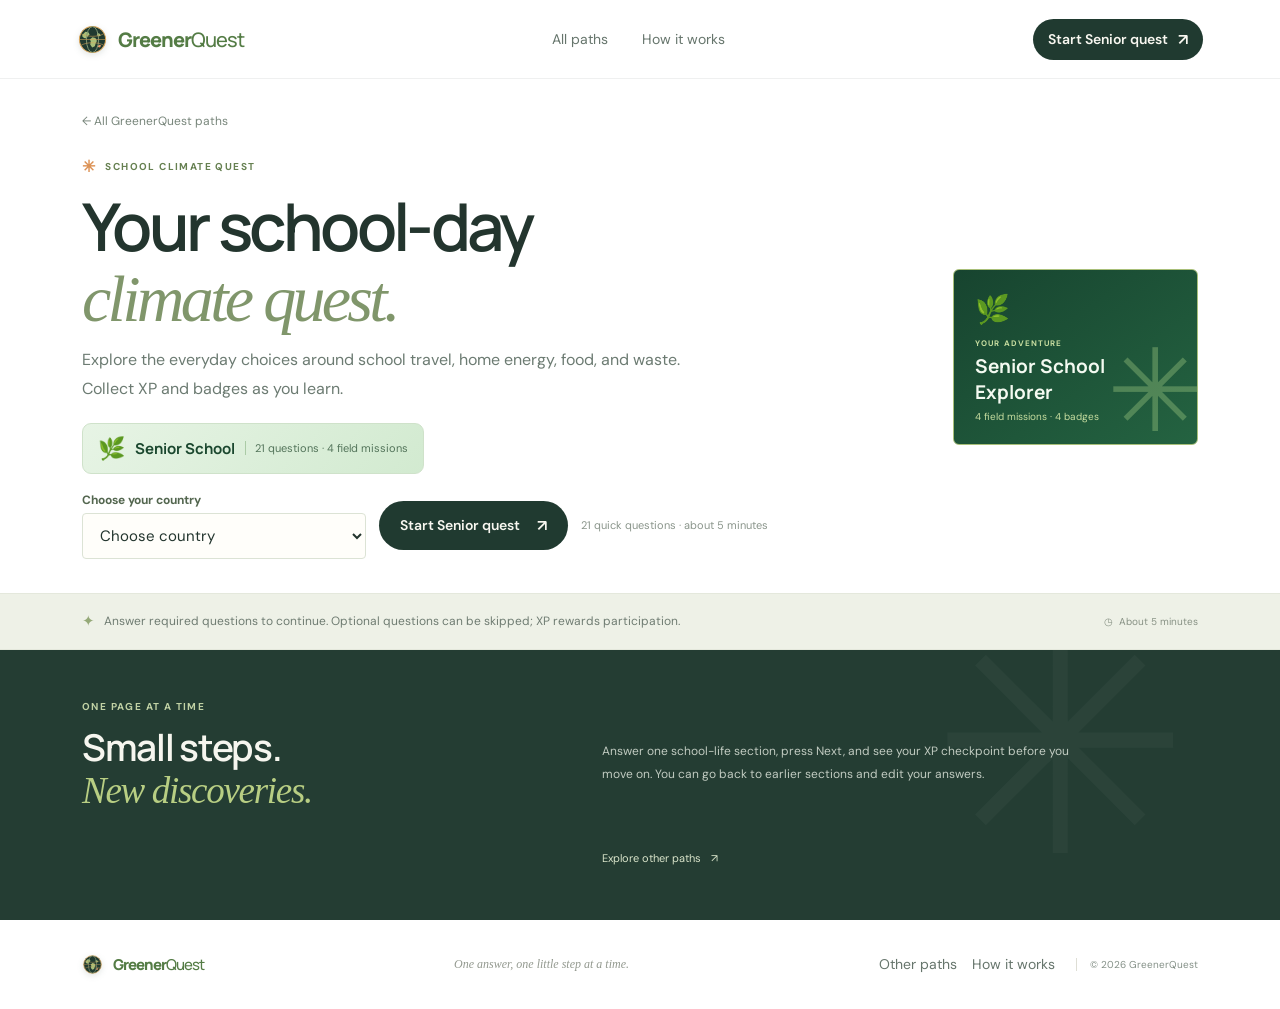
<file: school.html>
<!doctype html>
<html lang="en">
  <head>
    <meta charset="UTF-8" />
    <meta name="viewport" content="width=device-width, initial-scale=1.0" />
    <meta name="theme-color" content="#ffffff" />
    <meta name="description" content="A gamified carbon activity questionnaire for senior school students." />
    <title>Senior School Quest — GreenerQuest</title>
    <link rel="preconnect" href="https://fonts.googleapis.com" />
    <link rel="preconnect" href="https://fonts.gstatic.com" crossorigin />
    <link href="https://fonts.googleapis.com/css2?family=DM+Sans:wght@400;500;600;700&family=Manrope:wght@400;500;600;700;800&display=swap" rel="stylesheet" />
    <link rel="stylesheet" href="styles.css" />
  </head>
  <body data-track="school" data-school-level="senior">
    <header class="site-header">
      <a class="brand" href="index.html" aria-label="GreenerQuest home"><span class="brand-mark" aria-hidden="true"><svg class="brand-earth" viewBox="0 0 36 36" focusable="false"><circle cx="18" cy="18" r="15.2" fill="#203a30" stroke="#d9a75d" stroke-width="1.2"/><path d="M6.3 12.5 9.8 9l3.4.6 1.5 2.6-2.1 1.7-1.4 3-3.1-.5-2.1-2.2zM15.1 17.8l2.8-2.5 3.5 1 1.8 3.4-1.3 2.2-1.2 4-3.1 1.3-2.3-3.3.7-3.2zM23.6 10.4l2.9.9 1 2.4-2.5.8-1.8-1.7z" fill="#a8bf79"/><path d="m25.1 24.1 2.9.6-1.2 2.5-2.8-.4z" fill="#e89869"/><ellipse cx="18" cy="18" rx="7.1" ry="15" fill="none" stroke="#819875" stroke-width="1.15"/><path d="M3 18h30M5.1 11.6c7.9 3.6 17.9 3.6 25.8 0M5.1 24.4c7.9-3.6 17.9-3.6 25.8 0" fill="none" stroke="#d9a75d" stroke-width=".8" opacity=".78"/></svg></span><span>Greener<span class="brand-light">Quest</span></span></a>
      <button class="menu-toggle" type="button" aria-label="Open menu" aria-expanded="false"><span></span><span></span></button>
      <nav class="main-nav" aria-label="Page navigation"><a href="index.html#paths">All paths</a><a href="#how-it-works">How it works</a></nav>
      <button class="button button-dark button-small header-cta" type="button">Start Senior quest <span aria-hidden="true">↗</span></button>
    </header>
    <main>
      <section class="page-intro section-wrap"><a class="back-home" href="index.html#paths">← All GreenerQuest paths</a><div class="page-intro-layout"><div><div class="eyebrow"><span class="eyebrow-spark">✳</span> SCHOOL CLIMATE QUEST</div><h1>Your school-day<br /><em>climate quest.</em></h1><p>Explore the everyday choices around school travel, home energy, food, and waste. Collect XP and badges as you learn.</p><div class="school-level-summary"><span aria-hidden="true">🌿</span><strong>Senior School</strong><small>21 questions · 4 field missions</small></div><div class="page-intro-actions"><label class="country-picker" for="emissions-country"><span>Choose your country</span><select id="emissions-country" aria-required="true"><option value="" selected>Choose country</option><option value="australia">Australia</option><option value="china">China</option><option value="europe">Europe</option><option value="india">India</option><option value="japan">Japan</option><option value="global">Other country · global average</option><option value="united-kingdom">United Kingdom</option><option value="united-states">United States</option></select></label><button class="button button-dark" id="start-button" type="button">Start Senior quest <span aria-hidden="true">↗</span></button><span id="path-question-count">21 quick questions · about 5 minutes</span></div></div><div class="page-intro-badge"><span class="intro-emoji" id="school-level-icon">🌿</span><div class="intro-path">YOUR ADVENTURE</div><strong id="school-level-title">Senior School Explorer</strong><small id="school-level-meta">4 field missions · 4 badges</small><span class="intro-doodle">✳</span></div></div></section>
      <section class="page-note"><div class="section-wrap page-note-inner"><span>✦</span><p>Answer required questions to continue. Optional questions can be skipped; XP rewards participation.</p><span class="page-note-time" id="path-time-note">◷ &nbsp;About 5 minutes</span></div></section>
      <section class="quest-section section-wrap" id="quest" hidden>
        <div class="quest-heading"><div><div class="eyebrow eyebrow-muted">YOUR CLIMATE FIELD GUIDE</div><h2 id="quest-title">School quest</h2><p id="quest-subtitle">A few simple questions about everyday school life.</p></div><button class="reset-link" id="reset-button" type="button">Start over <span aria-hidden="true">↻</span></button></div>
        <div class="quest-stats"><div class="stat-pill"><span class="stat-icon">✦</span><span><strong id="xp-count">0 XP</strong><small>quest points</small></span></div><div class="stat-pill"><span class="stat-icon stat-icon-green">◉</span><span><strong id="answer-count">0 answered</strong><small>activity notes</small></span></div><div class="stat-pill"><span class="stat-icon stat-icon-peach">✳</span><span><strong id="badge-count">0 badges</strong><small>field guide</small></span></div></div>
        <div class="overall-progress"><div class="overall-progress-label"><span id="overall-label">Quest progress</span><strong id="overall-percent">0%</strong></div><div class="progress-track"><span id="overall-progress-fill"></span></div></div>
        <div class="score-rules"><span>✦ XP RULE</span><span id="score-rules-copy">10 per answer · +25 for a full section · +50 finish bonus when you add an answer</span></div>
        <div class="quest-layout"><div class="stage-main"><div class="stage-panel" id="stage-panel"></div><div class="quest-navigation"><button class="button button-quiet" id="previous-stage" type="button">← Previous section</button><span id="stage-counter">SECTION 1 OF 4</span><button class="button button-dark" id="next-stage" type="button">Next section <span aria-hidden="true">→</span></button></div></div></div>
        <div class="data-note"><span class="data-note-icon">ⓘ</span><p><strong>About these points:</strong> XP and badges reward participation, not lower emissions. This records your activity answers only; a CO₂e estimate needs transparent, location-appropriate emission factors. For school use, follow the school’s consent process and avoid identifying details.</p></div>
      </section>
      <section class="results-section section-wrap" id="results" hidden>
        <div class="results-top"><div class="eyebrow eyebrow-muted">QUEST COMPLETE · <span id="result-track">SCHOOL PATH</span></div><h2>Your climate<br /><em>field guide.</em></h2><p>You made time to notice your everyday patterns. That’s a meaningful first step.</p></div>
        <div class="result-award"><div class="award-medal">✳</div><div><span class="award-overline">QUEST BADGE UNLOCKED</span><strong id="result-badge-title">Everyday Climate Explorer</strong><small id="result-xp">Your score is ready.</small></div><span class="award-confetti" aria-hidden="true">✦</span></div>
        <div class="carbon-result-card" id="carbon-result-card"><div class="carbon-total-block"><div class="card-kicker">TRACKED ANNUAL EMISSIONS SUBTOTAL</div><strong id="carbon-total">Not enough activity data yet</strong><p id="carbon-coverage"></p><p class="carbon-country-note" id="carbon-country"></p></div><div class="carbon-tier" id="carbon-tier"><span class="carbon-tier-medal">✦</span><div><small>GREENERQUEST TIER</small><strong id="carbon-tier-name">Activity Explorer</strong></div></div><div class="carbon-section-list" id="carbon-section-list"></div></div>
        <div class="earned-badges-wrap"><span class="earned-badges-label">FIELD BADGES</span><div class="earned-badges" id="earned-badges"></div></div>
        <div class="result-grid"><div class="result-card result-snapshot"><div class="result-card-heading"><span class="result-icon">⌁</span><div><div class="card-kicker">YOUR ACTIVITY SNAPSHOT</div><h3>What you shared</h3></div></div><div id="answer-summary" class="answer-summary"></div><p class="snapshot-empty" id="snapshot-empty" hidden>No answers were added this time. You can still take another pass whenever you’re ready.</p></div><div class="result-card result-next"><div class="result-card-heading"><span class="result-icon result-icon-green">↗</span><div><div class="card-kicker">ONE SMALL NEXT STEP</div><h3>Try this on for size</h3></div></div><p class="next-intro">There’s no one-size-fits-all climate action. Here are a few ideas based on your answers:</p><ul id="next-steps"></ul><div class="next-note">Pick one that works for your life. Small and repeatable beats perfect.</div></div></div>
        <div class="accounting-note" id="why-activity-data"><span class="accounting-icon">∑</span><div><div class="card-kicker">FROM ACTIVITY DATA TO CO₂e</div><h3>How this report gets its numbers</h3><p><strong>Emissions = activity data × emission factor.</strong> This is a partial subtotal: it estimates commuting and electricity when enough details are available. Travel uses UK 2026 factors as educational proxies; electricity uses a 2025 grid factor for your chosen country. Missing sections are “not estimated,” not zero. Platinum, gold, silver, and bronze are playful tiers for this subtotal, not certifications.</p></div></div>
        <div class="result-actions"><button class="button button-outline" id="download-button" type="button">Download PDF report <span aria-hidden="true">↓</span></button><button class="button button-outline" id="retake-button" type="button">Take the quest again <span aria-hidden="true">↻</span></button></div><p class="drive-save-status" id="drive-save-status" role="status" aria-live="polite">Answers and calculated emissions are automatically sent for program data collection.</p><p class="privacy-footnote">Your email, questionnaire answers, and calculated emissions are included in program data collection. The PDF contains section totals, your badge, and the overall tracked subtotal.</p>
      </section>
      <section class="why-section" id="how-it-works"><div class="why-inner section-wrap"><div><div class="eyebrow eyebrow-light">ONE PAGE AT A TIME</div><h2>Small steps.<br /><em>New discoveries.</em></h2></div><p>Answer one school-life section, press Next, and see your XP checkpoint before you move on. You can go back to earlier sections and edit your answers.</p><a class="why-link" href="index.html#paths">Explore other paths <span>↗</span></a></div></section>
    </main>
    <footer class="site-footer"><a class="brand footer-brand" href="index.html"><span class="brand-mark" aria-hidden="true"><svg class="brand-earth" viewBox="0 0 36 36" focusable="false"><circle cx="18" cy="18" r="15.2" fill="#203a30" stroke="#d9a75d" stroke-width="1.2"/><path d="M6.3 12.5 9.8 9l3.4.6 1.5 2.6-2.1 1.7-1.4 3-3.1-.5-2.1-2.2zM15.1 17.8l2.8-2.5 3.5 1 1.8 3.4-1.3 2.2-1.2 4-3.1 1.3-2.3-3.3.7-3.2zM23.6 10.4l2.9.9 1 2.4-2.5.8-1.8-1.7z" fill="#a8bf79"/><path d="m25.1 24.1 2.9.6-1.2 2.5-2.8-.4z" fill="#e89869"/><ellipse cx="18" cy="18" rx="7.1" ry="15" fill="none" stroke="#819875" stroke-width="1.15"/><path d="M3 18h30M5.1 11.6c7.9 3.6 17.9 3.6 25.8 0M5.1 24.4c7.9-3.6 17.9-3.6 25.8 0" fill="none" stroke="#d9a75d" stroke-width=".8" opacity=".78"/></svg></span><span>Greener<span class="brand-light">Quest</span></span></a><span class="footer-note">One answer, one little step at a time.</span><div class="footer-links"><a href="index.html#paths">Other paths</a><a href="#how-it-works">How it works</a></div><span class="copyright">© 2026 GreenerQuest</span></footer>
    <div class="toast" id="toast" role="status" aria-live="polite"></div>
    <script src="app.js"></script>
  </body>
</html>
</file>
<file: styles.css>
:root{--ink:#23352e;--muted:#718078;--deep:#203a30;--green:#b8ce83;--paper:#ffffff;--line:#e1e4d9;--orange:#dc9256;--sans:'DM Sans',sans-serif;--display:'Manrope','DM Sans',sans-serif;--serif:Georgia,'Times New Roman',serif}*{box-sizing:border-box}html{scroll-behavior:smooth;scroll-padding-top:85px}body{margin:0;background:var(--paper);color:var(--ink);font-family:var(--sans);-webkit-font-smoothing:antialiased}a{color:inherit;text-decoration:none}button,input{font:inherit}button{color:inherit}.sr-only{position:absolute;width:1px;height:1px;padding:0;margin:-1px;overflow:hidden;clip:rect(0,0,0,0);white-space:nowrap;border:0}[hidden]{display:none!important}.site-header{height:79px;border-bottom:1px solid #23352e12;display:flex;align-items:center;padding:0 max(calc((100vw - 1180px)/2),6vw);gap:42px;position:sticky;top:0;z-index:20;background:#ffffffed;backdrop-filter:blur(14px)}.brand{font-family:var(--display);color:#547c45;font-weight:800;display:inline-flex;align-items:center;gap:10px;font-size:20px;letter-spacing:-1px;white-space:nowrap}.brand-light{font-weight:500;color:#547c45}.brand-mark{width:21px;height:21px;display:grid;grid-template-columns:1fr 1fr;grid-template-rows:1fr 1fr;gap:3px;transform:rotate(-8deg)}.brand-mark span{display:block;background:#d9a75d;border-radius:2px 7px 2px 7px}.brand-mark span:nth-child(2){background:#a8bf79;border-radius:7px 2px 7px 2px}.brand-mark span:nth-child(3){background:#e89869;border-radius:7px 2px 7px 2px}.brand-mark span:nth-child(4){background:#819875;border-radius:2px 7px 2px 7px}.main-nav{display:flex;align-items:center;gap:34px;margin:0 auto}.main-nav a,.footer-links a{font-size:12px;color:#66756c;transition:color .2s}.main-nav a:hover,.footer-links a:hover{color:#bc7543}.button{display:inline-flex;gap:17px;align-items:center;justify-content:center;border-radius:999px;padding:14px 21px;font-size:12px;font-weight:600;cursor:pointer;transition:transform .2s,box-shadow .2s;border:0;white-space:nowrap}.button:hover{transform:translateY(-2px);box-shadow:0 8px 18px #20332e25}.button-dark{background:#203a30;color:#f8f7f0}.button-dark span{font-size:16px}.button-small{font-size:11px;padding:10px 15px;gap:10px}.menu-toggle{display:none}.section-wrap{max-width:1180px;margin:auto;padding-left:32px;padding-right:32px}.hero{padding-top:66px;padding-bottom:63px;min-height:568px;display:grid;grid-template-columns:1fr .95fr;align-items:center;gap:54px}.hero-copy{padding-left:17px}.eyebrow{display:flex;align-items:center;gap:9px;font-size:9px;letter-spacing:1.4px;color:#668051;font-weight:700}.eyebrow-spark{font-size:16px;color:#dc9256}.hero h1{font-family:var(--display);font-size:clamp(54px,6vw,72px);line-height:1.06;letter-spacing:-4.3px;margin:22px 0 18px;font-weight:600}.hero h1 span,.results-top h2 em{font-family:var(--serif);font-weight:400;font-style:italic;color:#80966b}.hero-description{font-size:13px;line-height:1.85;color:#6a7971;max-width:440px;margin:0 0 22px}.pathway-label{font-size:10px;color:#7a867b;font-weight:600;margin:0 0 9px}.pathway{display:flex;gap:9px;margin-bottom:20px}.pathway-option{border:1px solid #dfe3d8;background:#fbfbf7;color:#78827b;display:flex;align-items:center;text-align:left;gap:9px;border-radius:5px;padding:8px 14px 8px 10px;cursor:pointer;transition:all .2s;min-width:139px}.pathway-option:hover{border-color:#a9ba91}.pathway-option .pathway-emoji{font-size:19px}.pathway-option strong,.pathway-option small{display:block}.pathway-option strong{font-size:10px;color:#556359}.pathway-option small{font-size:8px;color:#89948b;margin-top:3px}.pathway-option.is-active{background:#e9efde;border-color:#cbd8b9;box-shadow:0 2px 6px #596b3c0c}.pathway-option.is-active strong{color:#364a38}.hero-actions{display:flex;align-items:center;gap:21px}.hero-actions .button{padding:14px 18px}.text-link{font-size:10px;color:#64736a}.text-link span{margin-left:6px}.privacy-note{display:flex;align-items:center;gap:8px;margin-top:24px;font-size:9px;color:#8b958c}.privacy-note>span:first-child{font-size:13px;color:#8da073}.hero-art{position:relative;display:flex;align-items:center;justify-content:center;min-height:420px}.art-orbit{position:absolute;border:1px solid #dbe2d0;border-radius:50%;transform:rotate(-20deg)}.orbit-one{height:351px;width:432px}.orbit-two{height:421px;width:358px;transform:rotate(28deg);border-color:#e9e1d4}.quest-preview{z-index:1;position:relative;background:#fffefa;width:322px;border:1px solid #ebece3;border-radius:7px;padding:20px 22px 17px;box-shadow:0 18px 55px #44504512;transform:rotate(-2deg)}.preview-top{display:flex;align-items:center;justify-content:space-between}.preview-level{display:flex;align-items:center;gap:6px;color:#8b958a;font-size:8px;letter-spacing:.75px}.level-icon{font-size:14px;color:#d79957}.preview-xp{background:#eef2e7;color:#75865f;border-radius:99px;padding:5px 8px;font-size:8px;font-weight:700}.preview-title{font-family:var(--display);font-size:21px;line-height:1.32;letter-spacing:-.75px;margin:20px 0 14px;font-weight:600}.preview-title em{font-family:var(--serif);font-weight:400;color:#80966b}.preview-map{height:177px;position:relative}.map-line{position:absolute;top:25px;bottom:26px;left:30px;width:2px;background:repeating-linear-gradient(to bottom,#bcc9a5 0 5px,transparent 5px 10px);transform:rotate(15deg)}.map-stop{position:absolute;display:flex;align-items:center;gap:9px}.map-stop span{width:32px;height:32px;border-radius:50%;display:grid;place-items:center;background:#e9eedf;color:#72875f;font-size:14px;border:3px solid #fffefa;box-shadow:0 1px 0 #dfe5d5}.map-stop small{color:#859084;font-size:7px;letter-spacing:.8px}.stop-one{left:16px;top:4px}.stop-two{left:95px;top:44px}.stop-two span{background:#f1ead7;color:#b18a54}.stop-three{left:24px;top:91px}.stop-three span{background:#f3e5db;color:#bd8360}.stop-four{left:105px;top:135px}.stop-four span{background:#e1eeea;color:#698c79}.preview-footer{border-top:1px solid #eff0e9;padding-top:13px;display:flex;align-items:center;gap:9px}.preview-avatar{width:28px;height:28px;border-radius:50%;background:#eff2e7;display:grid;place-items:center;font-size:15px}.preview-footer strong,.preview-footer small{display:block}.preview-footer strong{font-size:9px;font-weight:600}.preview-footer small{font-size:8px;color:#929b92;margin-top:3px}.preview-arrow{margin-left:auto;color:#82956a;font-size:17px}.floating-note{position:absolute;z-index:2;display:flex;align-items:center;gap:9px;border:1px solid #edf0e5;border-radius:5px;background:#fffefa;padding:10px 13px;color:#78847a;font-size:8px;line-height:1.5;box-shadow:0 8px 20px #4b594a0b}.floating-note strong{font-size:10px;color:#34483b}.note-top{top:45px;left:1px;transform:rotate(-5deg)}.note-spark{font-size:23px;color:#dda05a}.note-bottom{right:-5px;bottom:34px;transform:rotate(4deg)}.note-leaf{font-size:20px}.art-star{position:absolute;color:#c1cc9a}.star-a{font-size:20px;right:17px;top:54px}.star-b{font-size:18px;left:44px;bottom:35px;color:#e6a177}.star-c{font-size:34px;right:45px;bottom:66px;color:#8ca278}.quick-facts{border-top:1px solid #e8e9df;border-bottom:1px solid #e8e9df;background:#eff1e8;display:flex;justify-content:center;gap:clamp(24px,7vw,105px);padding:18px 24px}.quick-facts>div{display:flex;align-items:center;gap:10px}.fact-icon{width:31px;height:31px;border:1px solid #dfe4d7;border-radius:50%;display:grid;place-items:center;color:#81956b;font-size:15px}.quick-facts strong,.quick-facts small{display:block}.quick-facts strong{font-size:10px;font-weight:600}.quick-facts small{font-size:8px;color:#879188;margin-top:3px}.how-section{padding-top:83px;padding-bottom:78px}.section-heading{display:flex;align-items:end;justify-content:space-between;margin-bottom:23px;gap:30px}.eyebrow-muted{font-size:9px;color:#929987}.section-heading h2{font-family:var(--display);font-size:34px;letter-spacing:-1.5px;font-weight:600;margin:9px 0 0}.section-heading>p{max-width:320px;font-size:11px;line-height:1.8;color:#78847d;margin:0 0 2px}.how-grid{display:grid;grid-template-columns:repeat(3,1fr);gap:15px}.how-card{position:relative;min-height:187px;padding:21px 21px 20px;background:#fffefa;border:1px solid #ebede5;border-radius:5px;overflow:hidden}.how-number{font-size:8px;letter-spacing:1px;color:#9ba596}.how-illustration{position:absolute;top:15px;right:19px;width:36px;height:36px;border-radius:50%;display:grid;place-items:center;font-size:18px;background:#eff2e7;color:#7b9264}.how-data{background:#f4e9dc;color:#b57c4f}.how-badge{background:#e9e4ef;color:#8a78a4}.how-card h3{font-family:var(--display);font-size:15px;letter-spacing:-.3px;margin:25px 0 7px}.how-card p{font-size:10px;line-height:1.7;color:#79847c;margin:0;max-width:270px}.quest-section{padding-top:78px;padding-bottom:75px;scroll-margin-top:75px}.quest-heading{display:flex;align-items:end;justify-content:space-between;gap:20px;margin-bottom:18px}.quest-heading h2{font-family:var(--display);font-weight:600;font-size:32px;letter-spacing:-1.2px;margin:8px 0 4px}.quest-heading p{font-size:11px;color:#7b867e;margin:0}.reset-link{border:0;background:none;color:#77847b;font-size:10px;cursor:pointer;padding:9px}.reset-link:hover{color:#b87544}.reset-link span{font-size:14px;margin-left:5px}.quest-stats{display:flex;gap:10px;margin-bottom:14px}.stat-pill{background:#fffefa;border:1px solid #eaede4;border-radius:5px;padding:9px 13px;display:flex;align-items:center;gap:9px;min-width:115px}.stat-icon{width:25px;height:25px;display:grid;place-items:center;border-radius:50%;background:#f2ead8;color:#bb8d50;font-size:13px}.stat-icon-green{background:#e8eedf;color:#849565}.stat-icon-peach{background:#f4e5db;color:#bd8464}.stat-pill strong,.stat-pill small{display:block}.stat-pill strong{font-size:10px}.stat-pill small{font-size:8px;color:#8b958c;margin-top:2px}.overall-progress{margin-bottom:18px}.overall-progress-label{display:flex;justify-content:space-between;font-size:9px;color:#839087;margin-bottom:6px}.overall-progress-label strong{color:#668052}.progress-track{height:6px;background:#e7eae0;border-radius:99px;overflow:hidden}.progress-track span{display:block;height:100%;width:0;background:#9bb57e;border-radius:99px;transition:width .25s}.quest-layout{display:grid;grid-template-columns:207px 1fr;gap:15px;align-items:start}.stage-sidebar,.stage-panel{background:#fffefa;border:1px solid #e9ece3;border-radius:5px}.stage-sidebar{padding:17px 13px;position:sticky;top:95px}.sidebar-label,.stage-overline,.card-kicker{font-size:8px;letter-spacing:1px;color:#8a9588;font-weight:700}.stage-list{display:flex;flex-direction:column;gap:5px;margin-top:12px}.stage-tab{width:100%;display:flex;align-items:center;gap:9px;text-align:left;border:0;background:transparent;border-radius:4px;padding:9px 7px;color:#78847c;font-size:9px;cursor:pointer;transition:all .2s}.stage-tab:hover{background:#f5f6ef}.stage-tab.active{background:#eaf0e1;color:#334a37;font-weight:600}.stage-tab.complete .stage-tab-icon{background:#8fa676;color:white}.stage-tab-icon{width:25px;height:25px;flex:none;border-radius:50%;display:grid;place-items:center;background:#f0f2ea;color:#849278;font-size:11px}.stage-tab-copy{flex:1}.stage-tab-copy small{display:block;font-size:7px;color:#a0a89d;margin-top:3px;font-weight:400}.stage-check{color:#82966d;font-size:12px}.sidebar-tip{display:flex;gap:8px;background:#f4f2e8;border-radius:4px;padding:10px;margin-top:17px}.sidebar-tip>span{font-size:14px}.sidebar-tip p{font-size:8px;line-height:1.5;color:#829087;margin:0}.sidebar-tip strong{color:#5d6c5f}.stage-main{min-width:0}.stage-panel{padding:21px 23px;min-height:310px}.stage-panel-head{display:flex;justify-content:space-between;gap:15px;align-items:start;margin-bottom:17px}.stage-panel-head h3{font-family:var(--display);font-size:22px;letter-spacing:-.7px;margin:6px 0 4px}.stage-panel-head p{font-size:9px;line-height:1.65;color:#7c887f;margin:0;max-width:500px}.stage-count-badge{white-space:nowrap;background:#f2f3ec;border-radius:99px;padding:7px 10px;font-size:8px;color:#77836f}.question-grid{display:grid;grid-template-columns:1fr 1fr;gap:11px}.question-card{background:#f8f8f3;border:1px solid #eff0e9;border-radius:4px;padding:12px 12px 11px;min-width:0}.question-heading{display:flex;gap:7px;align-items:flex-start;margin-bottom:8px}.question-number{width:18px;height:18px;flex:none;border-radius:50%;display:grid;place-items:center;background:#e9eedf;color:#72865d;font-size:8px;font-weight:700}.question-heading h4{font-size:9px;line-height:1.45;margin:2px 0 0;font-weight:600}.question-help{font-size:8px;line-height:1.5;color:#929b91;margin:-3px 0 8px 25px}.answer-options{display:flex;flex-wrap:wrap;gap:5px;margin-left:25px}.answer-option{border:1px solid #e2e6da;background:#fffefa;border-radius:99px;padding:6px 8px;font-size:8px;color:#748078;cursor:pointer;transition:all .15s}.answer-option:hover{border-color:#9eaf8b}.answer-option[aria-pressed=true]{background:#e7eedb;border-color:#b9c9a5;color:#3c573d}.answer-option.multi[aria-pressed=true]{background:#e5ede8;border-color:#b3ccc0;color:#35594a}.number-wrap{margin-left:25px;display:flex;align-items:center;gap:7px}.number-wrap input{width:min(155px,70%);height:31px;border:1px solid #e2e6dc;border-radius:3px;background:#fffefa;padding:0 9px;color:#354a3d;font-size:10px;outline:none}.number-wrap input:focus{border-color:#9eaf8b;box-shadow:0 0 0 2px #dbe6cf}.number-unit{font-size:8px;color:#89948b}.number-hint{font-size:7px;color:#a0a89f;margin-left:auto}.quest-navigation{display:flex;align-items:center;justify-content:space-between;padding:12px 2px}.quest-navigation>span{font-size:8px;letter-spacing:1px;color:#8a968b}.quest-navigation .button{font-size:9px;padding:10px 14px;gap:10px}.button-quiet{background:#edf0e7;color:#52624f}.button-quiet:disabled{opacity:.4;cursor:default;transform:none;box-shadow:none}.data-note{display:flex;gap:10px;align-items:flex-start;background:#eff1e9;border:1px solid #e4e8dd;border-radius:4px;padding:12px 14px;margin-top:5px}.data-note-icon{color:#82976d;font-size:15px}.data-note p{font-size:9px;line-height:1.65;color:#748078;margin:0}.data-note strong{color:#435448}.results-section{padding-top:75px;padding-bottom:82px}.results-top{text-align:center;margin-bottom:22px}.results-top .eyebrow{justify-content:center}.results-top h2{font-family:var(--display);font-size:48px;line-height:1.04;letter-spacing:-2.4px;font-weight:600;margin:13px 0 9px}.results-top h2 em{color:#80966b}.results-top p{max-width:440px;margin:0 auto;color:#78847d;font-size:11px;line-height:1.75}.result-award{max-width:670px;margin:0 auto 15px;position:relative;display:flex;align-items:center;gap:13px;padding:13px 17px;background:#edf1e5;border:1px solid #e0e8d6;border-radius:5px;overflow:hidden}.award-medal{width:37px;height:37px;border-radius:50%;background:#dbe5cb;color:#758c5e;display:grid;place-items:center;font-size:21px}.award-overline,.result-award strong,.result-award small{display:block;position:relative;z-index:1}.award-overline{font-size:7px;letter-spacing:1.1px;color:#84916e}.result-award strong{font-family:var(--display);font-size:14px;margin:3px 0 2px}.result-award small{font-size:8px;color:#7e8a7d}.award-confetti{font-size:62px;color:#e1e8d4;position:absolute;right:14px;top:-15px}.result-grid{display:grid;grid-template-columns:1.2fr .8fr;gap:13px;max-width:850px;margin:0 auto}.result-card{background:#fffefa;border:1px solid #e9ece3;border-radius:5px;padding:17px 18px}.result-card-heading{display:flex;align-items:center;gap:9px;margin-bottom:12px}.result-icon{width:31px;height:31px;display:grid;place-items:center;border-radius:50%;background:#f3e8d9;color:#b78150;font-size:17px}.result-icon-green{background:#e8efdf;color:#789364}.card-kicker{font-size:7px}.result-card h3,.accounting-note h3{font-family:var(--display);font-size:14px;letter-spacing:-.3px;margin:4px 0 0}.answer-summary{display:flex;flex-direction:column;gap:10px}.summary-group{border-top:1px solid #f0f1ea;padding-top:9px}.summary-group:first-child{border-top:0;padding-top:0}.summary-group h4{font-size:8px;letter-spacing:.6px;color:#788868;margin:0 0 6px;text-transform:uppercase}.summary-list{list-style:none;padding:0;margin:0;display:grid;grid-template-columns:1fr 1fr;gap:5px 13px}.summary-list li{font-size:8px;line-height:1.45;color:#7c887f}.summary-list li strong{color:#47574d;font-weight:600}.snapshot-empty{font-size:9px;line-height:1.6;color:#8a948c}.next-intro{font-size:9px;line-height:1.65;color:#7e8980;margin:0 0 10px}.result-next ul{list-style:none;margin:0;padding:0;display:flex;flex-direction:column;gap:8px}.result-next li{display:flex;align-items:flex-start;gap:7px;font-size:9px;line-height:1.55;color:#58685e}.result-next li:before{content:'✳';color:#9aae77;font-size:11px;flex:none}.next-note{font-size:8px;line-height:1.5;color:#8d988e;background:#f4f5ee;padding:8px 9px;margin-top:11px;border-radius:3px}.accounting-note{max-width:850px;margin:13px auto 0;background:#f0f1e9;border:1px solid #e6e9df;border-radius:5px;padding:15px 17px;display:flex;gap:12px;align-items:flex-start}.accounting-icon{width:30px;height:30px;flex:none;border-radius:50%;background:#e2e8d8;color:#71875f;display:grid;place-items:center;font-family:var(--serif);font-size:17px}.accounting-note h3{font-size:12px;margin:4px 0 5px}.accounting-note p{font-size:8px;line-height:1.7;color:#79867c;margin:0}.accounting-note p strong{color:#435448}.result-actions{display:flex;justify-content:center;gap:9px;margin:17px auto 0}.result-actions .button{font-size:9px;padding:11px 15px}.button-outline{background:transparent;border:1px solid #dce2d5;color:#516350}.privacy-footnote{text-align:center;font-size:8px;color:#929b92;margin:11px 0 0}.why-section{background:#243d33;color:#f6f6ef;overflow:hidden;position:relative}.why-section:after{content:'✳';font-size:310px;color:#ffffff08;position:absolute;right:7%;top:-105px;pointer-events:none}.why-inner{min-height:270px;display:grid;grid-template-columns:.9fr 1.1fr;align-items:center;gap:33px;position:relative;padding-top:45px;padding-bottom:45px}.eyebrow-light{color:#c1d2a5}.why-inner h2{font-family:var(--display);font-size:37px;line-height:1.15;letter-spacing:-1.3px;font-weight:600;margin:13px 0}.why-inner h2 em{font-family:var(--serif);color:#b8ce83;font-weight:400}.why-inner>p{font-size:10px;line-height:1.9;color:#c1cbc1;max-width:490px;margin:0}.why-link{grid-column:2;color:#d9e4ca;font-size:9px;margin-top:-22px}.why-link span{margin-left:7px}.site-footer{min-height:89px;max-width:1180px;padding:20px 32px;margin:auto;display:flex;align-items:center;gap:21px}.footer-brand{font-size:15px}.footer-brand .brand-mark{width:17px;height:17px}.footer-note{font-family:var(--serif);font-style:italic;font-size:10px;color:#93998f;margin:0 auto}.footer-links{display:flex;gap:15px}.footer-links a,.copyright{font-size:8px}.copyright{border-left:1px solid #deded5;padding-left:13px;color:#849087;white-space:nowrap}.toast{position:fixed;bottom:21px;left:50%;transform:translate(-50%,20px);opacity:0;pointer-events:none;background:#243d33;color:#fff;border-radius:99px;padding:11px 16px;font-size:10px;z-index:30;transition:all .25s;box-shadow:0 9px 25px #20332e33}.toast.visible{opacity:1;transform:translate(-50%,0)}
@media(min-width:1440px){.site-header{padding-left:calc((100vw - 1180px)/2);padding-right:calc((100vw - 1180px)/2)}}
@media(max-width:900px){.site-header{padding-left:25px;padding-right:25px;gap:22px}.main-nav{gap:18px}.hero{gap:20px}.hero-copy{padding-left:0}.hero h1{font-size:58px}.hero-art{transform:scale(.88)}.quest-layout{grid-template-columns:180px 1fr}.stage-panel{padding:18px}.question-grid{grid-template-columns:1fr}.quick-facts{gap:28px}.footer-note{display:none}.footer-brand{margin-right:auto}}
@media(max-width:680px){html{scroll-padding-top:68px}.site-header{height:67px;padding:0 18px;justify-content:space-between}.brand{font-size:17px}.menu-toggle{display:flex;width:35px;height:35px;border:1px solid #e3e5dc;border-radius:50%;align-items:center;justify-content:center;flex-direction:column;gap:5px;background:transparent;margin-left:auto}.menu-toggle span{width:13px;height:1.5px;background:#314139}.main-nav{position:absolute;top:66px;left:0;right:0;background:var(--paper);border-bottom:1px solid var(--line);padding:17px 21px;display:none;align-items:flex-start;gap:17px;flex-direction:column}.main-nav.open{display:flex}.main-nav a{font-size:11px}.header-cta{font-size:9px;padding:9px 11px;gap:7px;margin-left:2px}.section-wrap{padding-left:20px;padding-right:20px}.hero{padding-top:43px;padding-bottom:39px;grid-template-columns:1fr;gap:9px}.hero-copy{padding:0}.hero h1{font-size:53px;letter-spacing:-3.1px;margin:16px 0 13px}.hero-description{font-size:11px;line-height:1.8}.pathway-label{font-size:9px}.pathway-option{min-width:130px}.hero-actions{gap:15px}.hero-actions .button{padding:12px 15px;font-size:10px}.text-link{font-size:9px}.privacy-note{font-size:8px;margin-top:17px}.hero-art{min-height:355px;transform:scale(.85);margin:-10px -25px -14px}.orbit-one{width:372px;height:315px}.orbit-two{height:376px;width:307px}.quest-preview{width:300px;padding:18px 19px 15px}.preview-title{font-size:19px}.note-top{left:-5px;top:31px}.note-bottom{right:-7px;bottom:23px}.quick-facts{display:grid;grid-template-columns:1fr 1fr;gap:15px 14px;padding:16px 21px}.quick-facts>div{gap:8px}.fact-icon{height:27px;width:27px;font-size:12px}.quick-facts strong{font-size:9px}.quick-facts small{font-size:7px;line-height:1.4}.how-section{padding-top:62px;padding-bottom:58px}.section-heading{align-items:flex-start;flex-direction:column;gap:8px;margin-bottom:18px}.section-heading h2{font-size:29px}.section-heading>p{font-size:10px}.how-grid{grid-template-columns:1fr;gap:9px}.how-card{min-height:140px;padding:16px}.how-card h3{font-size:14px;margin-top:18px}.how-card p{font-size:9px}.how-illustration{height:31px;width:31px;right:16px;top:13px}.quest-section{padding-top:58px;padding-bottom:55px}.quest-heading{align-items:flex-start}.quest-heading h2{font-size:25px}.quest-heading p{font-size:9px;line-height:1.6;max-width:275px}.reset-link{font-size:9px;padding:5px 0;white-space:nowrap}.quest-stats{gap:6px}.stat-pill{padding:7px 8px;gap:6px;min-width:0;flex:1}.stat-icon{height:21px;width:21px;font-size:10px}.stat-pill strong{font-size:8px}.stat-pill small{font-size:7px}.quest-layout{grid-template-columns:1fr;gap:8px}.stage-sidebar{position:static;padding:10px}.sidebar-label{font-size:7px}.stage-list{flex-direction:row;gap:4px;margin-top:8px;overflow-x:auto}.stage-tab{flex:0 0 auto;width:auto;padding:5px 7px;gap:5px;font-size:0}.stage-tab-icon{width:23px;height:23px;font-size:10px}.stage-tab-copy,.stage-check{display:none}.sidebar-tip{display:none}.stage-panel{padding:15px 12px;min-height:0}.stage-panel-head{margin-bottom:13px}.stage-panel-head h3{font-size:19px}.stage-panel-head p{font-size:8px}.stage-count-badge{font-size:7px;padding:6px 7px}.question-grid{gap:8px}.question-card{padding:10px 9px}.question-heading h4{font-size:8px}.question-help{font-size:7px}.answer-options{gap:4px}.answer-option{font-size:7px;padding:6px 7px}.number-wrap input{height:29px;font-size:9px}.quest-navigation{padding-top:9px}.quest-navigation>span{font-size:7px}.quest-navigation .button{font-size:8px;padding:9px 11px}.data-note{padding:10px;gap:7px}.data-note p{font-size:8px}.results-section{padding-top:58px;padding-bottom:60px}.results-top h2{font-size:42px}.results-top p{font-size:10px}.result-award{padding:11px;gap:9px}.award-medal{height:33px;width:33px}.result-award strong{font-size:12px}.result-grid{grid-template-columns:1fr;gap:9px}.result-card{padding:14px}.summary-list{grid-template-columns:1fr}.summary-list li{font-size:8px}.accounting-note{padding:12px;gap:8px}.accounting-note p{font-size:8px}.result-actions{flex-wrap:wrap}.result-actions .button{font-size:8px;padding:10px 12px}.privacy-footnote{font-size:7px}.why-inner{grid-template-columns:1fr;gap:0;padding-top:39px;padding-bottom:37px;min-height:0}.why-inner h2{font-size:32px}.why-inner>p{font-size:9px}.why-link{grid-column:1;margin-top:14px;font-size:8px}.why-section:after{font-size:200px;right:-30px;top:-40px}.site-footer{padding:19px 20px;flex-wrap:wrap;gap:12px}.footer-brand{font-size:13px;margin-right:0}.copyright{margin-left:auto;font-size:7px}.footer-links{order:3;width:100%;justify-content:center;gap:13px}.footer-links a{font-size:7px}}
@media(prefers-reduced-motion:reduce){*,*::before,*::after{scroll-behavior:auto!important;animation-duration:.01ms!important;animation-iteration-count:1!important;transition-duration:.01ms!important}}
.earned-badges-wrap{max-width:670px;margin:0 auto 15px;display:flex;align-items:center;gap:10px;flex-wrap:wrap}.earned-badges-label{font-size:7px;letter-spacing:1px;font-weight:700;color:#8b9685}.earned-badges{display:flex;gap:6px;flex-wrap:wrap}.earned-badge{display:inline-flex;align-items:center;gap:5px;border:1px solid #e7eade;background:#fffefa;border-radius:99px;padding:6px 9px;font-size:8px;color:#65775d}.earned-badge span{color:#9cab77}
.quest-layout{grid-template-columns:1fr}.stage-main{width:100%}.score-screen{max-width:670px;margin:0 auto;text-align:center;padding:9px 6px 5px}.score-celebration{height:58px;width:58px;margin:0 auto 9px;display:grid;place-items:center;border-radius:50%;background:#e8efdf;color:#809765;font-size:29px;box-shadow:0 0 0 7px #f4f6ef;animation:score-pop .48s cubic-bezier(.2,.8,.2,1) both}.score-kicker{font-size:8px;letter-spacing:1.25px;color:#8b9979;font-weight:700}.score-screen h3{font-family:var(--display);font-size:27px;letter-spacing:-1px;margin:7px 0 5px}.score-intro{font-size:10px;line-height:1.65;color:#79867d;max-width:480px;margin:0 auto}.score-meter{max-width:420px;text-align:left;margin:19px auto 13px}.score-meter-label{display:flex;justify-content:space-between;font-size:9px;color:#78857a;margin-bottom:6px}.score-meter-label strong{color:#587248}.score-tiles{display:grid;grid-template-columns:repeat(3,1fr);gap:9px;margin:0 auto;max-width:600px}.score-tile{min-height:92px;background:#f7f8f3;border:1px solid #ecefe7;border-radius:5px;padding:11px 8px 9px;display:flex;flex-direction:column;align-items:center;justify-content:center}.score-tile-icon{width:24px;height:24px;border-radius:50%;display:grid;place-items:center;background:#f2e9d9;color:#bb8d50;font-size:12px;margin-bottom:5px}.score-tile-icon.green{background:#e7eedf;color:#809565}.score-tile-icon.peach{background:#f3e6dc;color:#bd8464}.score-tile strong{font-family:var(--display);font-size:12px;letter-spacing:-.2px}.score-tile small{font-size:7px;line-height:1.5;color:#89948a;margin-top:4px}.score-footer{display:flex;justify-content:center;align-items:center;gap:7px;margin-top:14px;color:#849080;font-family:var(--serif);font-style:italic;font-size:11px}.score-footer span:first-child{font-style:normal;font-size:14px}@keyframes score-pop{from{transform:scale(.55);opacity:.25}to{transform:scale(1);opacity:1}}
@media(max-width:680px){.score-screen{padding:6px 0 3px}.score-celebration{height:49px;width:49px;font-size:24px}.score-screen h3{font-size:22px}.score-intro{font-size:9px}.score-meter{margin-top:15px}.score-tiles{grid-template-columns:1fr;gap:6px}.score-tile{min-height:67px;display:grid;grid-template-columns:27px 1fr;grid-template-rows:auto auto;align-items:center;justify-items:start;text-align:left;column-gap:8px;padding:8px 10px}.score-tile-icon{grid-row:1/3;margin:0}.score-tile strong{font-size:10px}.score-tile small{font-size:7px;margin-top:2px}.score-footer{font-size:9px}}
.checkpoint-card{position:relative;display:flex;align-items:center;gap:12px;padding:12px 37px 12px 13px;margin-bottom:16px;border:1px solid #dfe8d5;border-radius:5px;background:linear-gradient(105deg,#eff3e7,#faf9f1);animation:checkpoint-in .42s cubic-bezier(.2,.8,.2,1) both}.checkpoint-spark{height:34px;width:34px;flex:none;display:grid;place-items:center;border-radius:50%;background:#e0e9d3;color:#829866;font-size:18px}.checkpoint-copy{min-width:0}.checkpoint-kicker{display:block;font-size:7px;letter-spacing:1px;color:#839174;font-weight:700;margin-bottom:3px}.checkpoint-copy>strong{display:block;font-size:10px;color:#3c4f40}.checkpoint-copy>strong span{color:#a77d42;margin-left:5px}.checkpoint-copy>small{display:block;font-size:8px;color:#78876e;margin-top:3px}.checkpoint-total{border-left:1px solid #dfe5d8;padding-left:13px;margin-left:auto;white-space:nowrap;text-align:right}.checkpoint-total strong,.checkpoint-total small{display:block}.checkpoint-total strong{font-family:var(--display);font-size:14px;color:#5c7549}.checkpoint-total small{font-size:7px;color:#929b90;margin-top:2px}.checkpoint-dismiss{position:absolute;top:5px;right:7px;width:22px;height:22px;border:0;background:transparent;color:#8c9788;font-size:17px;cursor:pointer}.checkpoint-dismiss:hover{color:#4e674a}@keyframes checkpoint-in{from{transform:translateY(-8px);opacity:0}to{transform:translateY(0);opacity:1}}
@media(max-width:680px){.checkpoint-card{gap:8px;padding:10px 29px 10px 9px;margin-bottom:12px}.checkpoint-spark{height:28px;width:28px;font-size:15px}.checkpoint-kicker{font-size:6px}.checkpoint-copy>strong{font-size:9px}.checkpoint-copy>small{font-size:7px;line-height:1.4}.checkpoint-total{padding-left:8px}.checkpoint-total strong{font-size:11px}.checkpoint-total small{font-size:6px}.checkpoint-dismiss{top:3px;right:3px}}
.score-rules{display:flex;align-items:center;gap:9px;margin:-8px 0 15px;color:#83907e;font-size:8px}.score-rules>span:first-child{font-size:7px;letter-spacing:.8px;font-weight:700;color:#9b895f}.score-rules>span:last-child{color:#8b958b}
@media(max-width:680px){.score-rules{font-size:7px;line-height:1.5;align-items:flex-start}.score-rules>span:first-child{flex:none}}
/* Readability pass: keep questionnaire, choices, and score feedback comfortably legible. */
body{font-size:16px}.main-nav a,.footer-links a{font-size:14px}.header-cta,.button-small{font-size:12px}.button{font-size:14px}.hero-description{font-size:16px}.pathway-label{font-size:13px}.pathway-option strong{font-size:13px}.pathway-option small{font-size:11px}.privacy-note{font-size:11px}.quick-facts strong{font-size:12px}.quick-facts small{font-size:10px}.section-heading>p{font-size:13px}.how-card h3{font-size:17px}.how-card p{font-size:13px}.eyebrow,.eyebrow-muted{font-size:10px}.quest-heading p{font-size:13px}.stat-pill strong{font-size:14px}.stat-pill small{font-size:11px}.overall-progress-label{font-size:12px}.score-rules{font-size:11px}.score-rules>span:first-child{font-size:9px}.stage-overline{font-size:10px}.stage-panel-head h3{font-size:26px}.stage-panel-head p{font-size:13px}.stage-count-badge{font-size:11px}.question-card{padding:16px}.question-heading{gap:9px;margin-bottom:11px}.question-number{width:23px;height:23px;font-size:11px}.question-heading h4{font-size:14px;line-height:1.5}.question-help{font-size:11px;margin-left:32px}.answer-options{gap:7px;margin-left:32px}.answer-option{font-size:12px;padding:8px 11px}.number-wrap{margin-left:32px}.number-wrap input{height:39px;font-size:14px;padding:0 11px}.number-unit{font-size:12px}.number-hint{font-size:10px}.quest-navigation>span{font-size:10px}.quest-navigation .button{font-size:12px}.data-note p{font-size:11px}.checkpoint-card{gap:14px;padding:15px 40px 15px 16px}.checkpoint-spark{width:40px;height:40px;font-size:21px}.checkpoint-kicker{font-size:9px}.checkpoint-copy>strong{font-size:14px}.checkpoint-copy>small{font-size:11px}.checkpoint-total strong{font-size:17px}.checkpoint-total small{font-size:10px}.checkpoint-dismiss{font-size:21px}.result-award strong{font-size:16px}.result-award small{font-size:11px}.award-overline{font-size:9px}.earned-badges-label{font-size:9px}.earned-badge{font-size:11px;padding:8px 11px}.result-card h3{font-size:17px}.card-kicker{font-size:9px}.summary-group h4{font-size:10px}.summary-list li{font-size:11px}.next-intro{font-size:11px}.result-next li{font-size:11px}.next-note{font-size:10px}.accounting-note h3{font-size:14px}.accounting-note p{font-size:10px}.result-actions .button{font-size:12px}.privacy-footnote{font-size:10px}.why-inner>p{font-size:12px}.why-link{font-size:11px}.copyright{font-size:10px}.footer-note{font-size:12px}.toast{font-size:12px}
.checkpoint-card.badge-earned{overflow:hidden;border-color:#d4e3c5;background:linear-gradient(110deg,#eff6e5,#fff9e8 56%,#f4f1fb);box-shadow:0 7px 22px #82966420}.checkpoint-card.badge-earned:before{content:"";position:absolute;inset:0;background:radial-gradient(circle at 16% 52%,#fff9 0 2px,transparent 3px),radial-gradient(circle at 78% 18%,#f2c861a0 0 3px,transparent 4px),radial-gradient(circle at 88% 79%,#b7ca83a0 0 3px,transparent 4px),radial-gradient(circle at 53% 14%,#e9a56c90 0 2px,transparent 3px);pointer-events:none}.checkpoint-card.badge-earned .checkpoint-spark{animation:sparkle-turn .8s cubic-bezier(.16,.8,.28,1) both;background:#dfeacb;box-shadow:0 0 0 5px #e9f0dd;z-index:1}.xp-reward{display:inline-block;animation:xp-bounce .72s cubic-bezier(.16,1,.3,1) both}.badge-unlocked{animation:badge-glow 1.4s ease-out both}.checkpoint-confetti{position:absolute;z-index:0;pointer-events:none;font-size:15px;animation:confetti-pop 1.1s cubic-bezier(.18,.75,.25,1) both}.confetti-a{left:19%;top:2px;color:#dda954}.confetti-b{left:42%;top:1px;color:#85a16e;font-size:12px}.confetti-c{right:20%;top:4px;color:#ec9a74;font-size:10px}.confetti-d{right:10%;bottom:0;color:#9e91c1;font-size:12px}.checkpoint-copy,.checkpoint-total{position:relative;z-index:1}.result-award{animation:award-arrive .5s cubic-bezier(.15,.8,.3,1) both}.award-medal{animation:medal-pulse 1.6s ease-in-out infinite}.award-confetti{animation:confetti-wiggle 2s ease-in-out infinite}.earned-badge{animation:badge-arrive .45s cubic-bezier(.18,.8,.3,1) both;animation-delay:calc(var(--badge-index,0)*100ms)}
@keyframes sparkle-turn{from{transform:rotate(-35deg) scale(.45)}65%{transform:rotate(16deg) scale(1.2)}to{transform:rotate(0) scale(1)}}@keyframes xp-bounce{0%{transform:scale(.4) translateY(8px);opacity:.3}65%{transform:scale(1.22) translateY(-2px)}100%{transform:scale(1);opacity:1}}@keyframes badge-glow{0%{color:#9a8660;text-shadow:none}35%{color:#52763c;text-shadow:0 0 10px #b8cf83}100%{color:#71875b;text-shadow:none}}@keyframes confetti-pop{0%{opacity:0;transform:translateY(10px) rotate(-50deg) scale(.4)}30%{opacity:1}100%{opacity:.4;transform:translateY(-14px) rotate(35deg) scale(1)}}@keyframes award-arrive{0%{opacity:0;transform:translateY(12px) scale(.97)}75%{transform:translateY(-2px) scale(1.01)}100%{opacity:1;transform:translateY(0) scale(1)}}@keyframes medal-pulse{0%,100%{box-shadow:0 0 0 0 #9fb87900;transform:rotate(0) scale(1)}50%{box-shadow:0 0 0 6px #9fb87935;transform:rotate(5deg) scale(1.06)}}@keyframes confetti-wiggle{0%,100%{transform:rotate(-8deg) scale(1)}50%{transform:rotate(10deg) scale(1.12)}}@keyframes badge-arrive{0%{opacity:0;transform:translateY(8px) scale(.9)}70%{transform:translateY(-2px) scale(1.04)}100%{opacity:1;transform:translateY(0) scale(1)}}
@media(max-width:680px){.main-nav a,.footer-links a{font-size:12px}.button{font-size:12px}.header-cta{font-size:11px}.hero-description{font-size:14px}.pathway-label{font-size:12px}.pathway-option strong{font-size:12px}.pathway-option small{font-size:10px}.privacy-note{font-size:10px}.quick-facts strong{font-size:11px}.quick-facts small{font-size:9px}.how-card h3{font-size:16px}.how-card p{font-size:12px}.section-heading>p{font-size:12px}.quest-heading p{font-size:12px}.stat-pill strong{font-size:12px}.stat-pill small{font-size:10px}.overall-progress-label{font-size:11px}.score-rules{font-size:10px}.stage-panel-head h3{font-size:23px}.stage-panel-head p{font-size:12px}.stage-count-badge{font-size:10px}.question-card{padding:13px 12px}.question-heading h4{font-size:13px}.question-number{height:22px;width:22px;font-size:10px}.question-help{font-size:10px}.answer-option{font-size:11px;padding:8px 10px}.number-wrap input{font-size:13px;height:37px}.number-unit{font-size:11px}.quest-navigation .button{font-size:10px}.quest-navigation>span{font-size:8px}.data-note p{font-size:10px}.checkpoint-card{gap:8px;padding:12px 30px 12px 10px}.checkpoint-spark{width:32px;height:32px;font-size:17px}.checkpoint-kicker{font-size:7px}.checkpoint-copy>strong{font-size:11px}.checkpoint-copy>small{font-size:9px}.checkpoint-total strong{font-size:13px}.checkpoint-total small{font-size:8px}.checkpoint-dismiss{font-size:19px}.result-award strong{font-size:14px}.result-award small{font-size:10px}.earned-badge{font-size:10px}.result-card h3{font-size:16px}.summary-group h4{font-size:9px}.summary-list li,.next-intro,.result-next li{font-size:10px}.next-note{font-size:9px}.accounting-note h3{font-size:13px}.accounting-note p{font-size:9px}.result-actions .button{font-size:10px}.privacy-footnote{font-size:9px}.why-inner>p{font-size:11px}.why-link{font-size:10px}.footer-note{font-size:11px}.copyright{font-size:9px}.toast{font-size:11px}}
.question-heading h4{font-size:15px}.answer-option{font-size:13px}.checkpoint-card.badge-earned .checkpoint-copy>strong{font-size:15px}.award-medal{animation:medal-pulse 1.6s ease-in-out 3}.award-confetti{animation:confetti-wiggle 1s ease-in-out 3}
@media(max-width:680px){.main-nav a,.footer-links a{font-size:13px}.question-heading h4{font-size:14px}.answer-option{font-size:12px}.score-rules{font-size:11px}.checkpoint-kicker{font-size:8px}.checkpoint-copy>strong{font-size:12px}.checkpoint-copy>small{font-size:10px}.checkpoint-total strong{font-size:14px}.checkpoint-total small{font-size:9px}.result-card h3{font-size:15px}.summary-list li,.result-next li{font-size:11px}.accounting-note p{font-size:10px}}
.audience-section{padding-top:80px;padding-bottom:76px}.audience-grid{display:grid;grid-template-columns:repeat(3,1fr);gap:14px}.audience-card{position:relative;display:flex;flex-direction:column;align-items:flex-start;min-height:275px;padding:21px 20px;background:#fffefa;border:1px solid #e7e9df;border-radius:5px;overflow:hidden;transition:transform .22s,box-shadow .22s}.audience-card:hover{transform:translateY(-4px);box-shadow:0 14px 28px #32442e14}.audience-school{background:#f0f1e2}.audience-college{background:#e8efeb}.audience-employee{background:#f2e7dc}.audience-icon{display:grid;place-items:center;width:40px;height:40px;border-radius:50%;background:#fffefa;font-size:21px}.audience-kicker{font-size:9px;letter-spacing:1px;color:#78866f;font-weight:700;margin-top:15px}.audience-card h3{font-family:var(--display);font-size:21px;letter-spacing:-.5px;margin:6px 0}.audience-card p{font-size:13px;line-height:1.7;color:#748078;margin:0;max-width:290px}.audience-link{display:inline-flex;align-items:center;gap:10px;margin-top:auto;padding-top:16px;font-size:12px;font-weight:700;color:#53694a;position:relative;z-index:1}.audience-link b{font-size:15px}.audience-doodle{position:absolute;right:7px;bottom:-23px;color:#dce4cc;font-size:105px;transform:rotate(-13deg)}.audience-college .audience-doodle{color:#cfdfd8}.audience-employee .audience-doodle{color:#e4d2bf}.audience-privacy{text-align:center;color:#879187;font-size:11px;margin:17px 0 0}.audience-privacy strong{color:#66775e}.page-intro{padding-top:30px;padding-bottom:34px}.back-home{display:inline-block;color:#78867b;font-size:12px;margin-bottom:27px}.back-home:hover{color:#be7746}.page-intro-layout{display:grid;grid-template-columns:1fr 245px;align-items:center;gap:40px}.page-intro h1{font-family:var(--display);font-size:clamp(45px,5.7vw,66px);line-height:1.06;letter-spacing:-3.7px;font-weight:600;margin:15px 0 12px}.page-intro h1 em{font-family:var(--serif);font-weight:400;color:#80966b}.page-intro-layout>div:first-child>p{max-width:610px;color:#6c7b72;font-size:16px;line-height:1.8;margin:0 0 19px}.page-intro-actions{display:flex;align-items:center;gap:13px;flex-wrap:wrap}.page-intro-actions>span{font-size:11px;color:#8a958b}.page-intro-badge{position:relative;overflow:hidden;min-height:170px;padding:21px;background:#e9efdf;border:1px solid #dce5d1;border-radius:6px;display:flex;flex-direction:column;align-items:flex-start;justify-content:center}.intro-emoji{font-size:28px;margin-bottom:10px;position:relative;z-index:1}.intro-path{font-size:8px;letter-spacing:1.1px;color:#849372;font-weight:700;position:relative;z-index:1}.page-intro-badge strong{font-family:var(--display);font-size:19px;margin-top:5px;position:relative;z-index:1}.page-intro-badge small{color:#78876f;font-size:10px;margin-top:5px;position:relative;z-index:1}.intro-doodle{position:absolute;right:-6px;bottom:-23px;color:#d5e0c8;font-size:115px}.page-note{background:#eef1e7;border-block:1px solid #e4e8dc}.page-note-inner{min-height:55px;display:flex;align-items:center;gap:9px}.page-note-inner>span:first-child{font-size:15px;color:#95a978}.page-note-inner p{font-size:12px;color:#6f7c72;margin:0}.page-note-time{margin-left:auto;white-space:nowrap;font-size:10px;color:#879184}.drive-save-status{text-align:center;font-size:12px;color:#758274;margin:12px auto 0}.drive-save-status.is-error{color:#a45d43}.drive-save-status.is-success{color:#577845;font-weight:600}.drive-save-status.is-saving{color:#98783b}.result-actions{flex-wrap:wrap}.header-cta{cursor:pointer}
@media(max-width:900px){.audience-grid{grid-template-columns:1fr 1fr}.audience-employee{grid-column:1/-1;min-height:230px}.page-intro-layout{grid-template-columns:1fr 210px;gap:22px}.page-intro-badge{min-height:155px}}
@media(max-width:680px){.audience-section{padding-top:58px;padding-bottom:55px}.audience-grid{grid-template-columns:1fr;gap:10px}.audience-card,.audience-employee{grid-column:auto;min-height:225px;padding:17px}.audience-card h3{font-size:19px}.audience-card p{font-size:12px}.audience-link{font-size:11px}.audience-privacy{font-size:10px;line-height:1.6}.page-intro{padding-top:22px;padding-bottom:23px}.back-home{font-size:11px;margin-bottom:18px}.page-intro-layout{grid-template-columns:1fr;gap:18px}.page-intro h1{font-size:45px;letter-spacing:-2.6px;margin:12px 0 9px}.page-intro-layout>div:first-child>p{font-size:14px;line-height:1.7}.page-intro-actions .button{font-size:12px}.page-intro-actions>span{font-size:10px}.page-intro-badge{min-height:130px;padding:16px}.intro-emoji{font-size:23px;margin-bottom:5px}.page-intro-badge strong{font-size:16px}.page-note-inner{min-height:52px;flex-wrap:wrap;padding-top:8px;padding-bottom:8px}.page-note-inner p{font-size:10px;flex:1}.page-note-time{width:100%;margin-left:24px;font-size:9px}.drive-save-status{font-size:10px;line-height:1.55}.result-actions{gap:7px}.result-actions .button{flex:1 1 auto}}
.country-picker{display:grid;gap:5px;min-width:210px}.country-picker>span{font-size:12px;font-weight:700;color:#53664f}.country-picker select{min-height:46px;max-width:100%;padding:9px 36px 9px 13px;border:1px solid #dce3d5;border-radius:4px;background:#fffefa;color:#23352e;font:inherit;font-size:15px}.country-picker select:focus-visible{outline:3px solid #b8ce83;outline-offset:2px}.carbon-result-card{display:grid;grid-template-columns:minmax(0,1fr) auto;gap:18px 24px;margin:0 0 22px;padding:22px;background:linear-gradient(135deg,#fffefa,#f0f3e9);border:1px solid #dfe5d8;border-radius:7px;box-shadow:0 12px 34px #3143330d}.carbon-total-block .card-kicker{font-size:11px;letter-spacing:1px;color:#7c8b72;font-weight:700}.carbon-total-block>strong{display:block;font-family:var(--display);font-size:clamp(25px,4vw,38px);line-height:1.2;letter-spacing:-1px;color:#304336;margin-top:7px}.carbon-total-block>p{font-size:14px;line-height:1.55;color:#68776a;margin:8px 0 0;max-width:650px}.carbon-tier{position:relative;isolation:isolate;overflow:hidden;display:flex;align-items:center;gap:13px;min-width:230px;padding:13px 18px;border:1px solid #e6ddbd;border-radius:6px;background:#fff8e8;animation:tier-arrive .65s cubic-bezier(.16,.8,.3,1) both}.carbon-tier:after{content:"";position:absolute;z-index:-1;inset:-40%;background:radial-gradient(circle at 16% 25%,#e1b54b 0 3px,transparent 4px),radial-gradient(circle at 86% 23%,#91ae7d 0 3px,transparent 4px),radial-gradient(circle at 73% 86%,#df9875 0 3px,transparent 4px),radial-gradient(circle at 25% 78%,#c0b0d4 0 2px,transparent 3px);animation:tier-sparkle 2s ease-in-out infinite}.carbon-tier-medal{display:grid;place-items:center;flex:none;width:45px;height:45px;border-radius:50%;background:#f0dfaa;color:#8e6c25;font-size:25px;animation:medal-pulse 1.6s ease-in-out 3}.carbon-tier>div{display:grid;gap:4px}.carbon-tier small{font-size:10px;letter-spacing:.9px;font-weight:700;color:#84713b}.carbon-tier strong{font-family:var(--display);font-size:21px;color:#765f2e}.carbon-tier-platinum{background:#eff1ee;border-color:#d6ddd8}.carbon-tier-platinum .carbon-tier-medal{background:linear-gradient(145deg,#fff,#bbc7c0);color:#53645a}.carbon-tier-platinum small,.carbon-tier-platinum strong{color:#506459}.carbon-tier-gold{background:#fff5d9;border-color:#ead79c}.carbon-tier-gold .carbon-tier-medal{background:linear-gradient(145deg,#fff0ab,#d9a83e);color:#765914}.carbon-tier-gold small,.carbon-tier-gold strong{color:#765914}.carbon-tier-silver{background:#f1f2f2;border-color:#d7dbdc}.carbon-tier-silver .carbon-tier-medal{background:linear-gradient(145deg,#fff,#bbc1c5);color:#58646b}.carbon-tier-silver small,.carbon-tier-silver strong{color:#58646b}.carbon-tier-bronze{background:#f8e9df;border-color:#e7c5ae}.carbon-tier-bronze .carbon-tier-medal{background:linear-gradient(145deg,#f5d1b7,#bd7950);color:#754328}.carbon-tier-bronze small,.carbon-tier-bronze strong{color:#754328}.carbon-section-list{grid-column:1/-1;display:grid;grid-template-columns:repeat(2,minmax(0,1fr));gap:9px}.carbon-section-row{display:grid;grid-template-columns:minmax(0,1fr) auto;gap:4px 12px;padding:12px 14px;border:1px solid #e8ebe3;border-radius:4px;background:#fffefa}.carbon-section-row>strong{font-family:var(--display);font-size:15px;line-height:1.4;color:#34463a}.carbon-section-row>span{font-size:14px;font-weight:700;color:#607653;text-align:right}.carbon-section-row>small{grid-column:1/-1;font-size:12px;line-height:1.5;color:#7b867d}.carbon-tier:not([class*="carbon-tier-"]){animation:none}@keyframes tier-arrive{from{opacity:0;transform:translateY(8px) scale(.97)}to{opacity:1;transform:translateY(0) scale(1)}}@keyframes tier-sparkle{0%,100%{transform:rotate(0deg) scale(1);opacity:.7}50%{transform:rotate(4deg) scale(1.04);opacity:1}}
@media(max-width:680px){.country-picker{width:100%;min-width:0}.country-picker select{width:100%;font-size:16px}.carbon-result-card{grid-template-columns:1fr;padding:15px;gap:13px}.carbon-total-block>strong{font-size:27px}.carbon-total-block>p{font-size:13px}.carbon-tier{min-width:0;width:100%;padding:10px 13px}.carbon-tier-medal{width:38px;height:38px;font-size:21px}.carbon-tier strong{font-size:19px}.carbon-section-list{grid-template-columns:1fr;gap:7px}.carbon-section-row{padding:10px}.carbon-section-row>strong{font-size:14px}.carbon-section-row>span{font-size:13px}.carbon-section-row>small{font-size:12px}}
.carbon-total-block>.carbon-country-note{font-size:12px;line-height:1.5;color:#7b867d;margin-top:5px}
.email-picker{display:grid;gap:5px;min-width:245px}.email-picker>span{font-size:13px;font-weight:700;color:#53664f}.email-picker input{width:100%;min-height:46px;padding:9px 13px;border:1px solid #dce3d5;border-radius:4px;background:#fffefa;color:#23352e;font:inherit;font-size:16px}.email-picker input:focus-visible{outline:3px solid #b8ce83;outline-offset:2px}.email-picker input:disabled{background:#f1f2ec;color:#66756c}.page-intro-actions>.submission-note{flex-basis:100%;font-size:13px;line-height:1.55;color:#718078}.privacy-footnote{font-size:12px;line-height:1.65;color:#7c887f}.drive-save-status{font-size:13px;line-height:1.6}
@media(max-width:680px){.email-picker{width:100%;min-width:0}.email-picker input{font-size:16px}.page-intro-actions>.submission-note{font-size:12px}.privacy-footnote{font-size:11px}}

/* Forest-green cards, with soft lime accents and high-contrast text. */
.audience-school{background:#173f2d;border-color:#2d6245}.audience-college{background:#1b4a35;border-color:#367454}.audience-employee{background:#20553c;border-color:#3f8058}
.audience-card h3,.audience-card p{color:#f2f8f2}.audience-kicker{color:#c5e88e}.audience-link,.audience-link b{color:#c9f18f}.audience-card:hover{filter:brightness(1.1)}.audience-doodle{color:#b8db9a;opacity:.35}.audience-college .audience-doodle,.audience-employee .audience-doodle{color:#b8db9a}
.how-card{background:#173f2d;border-color:#2c6344}.how-card:nth-child(2){background:#1c4b35;border-color:#347250}.how-card:nth-child(3){background:#215640;border-color:#3a7957}.how-number{color:#c8e890}.how-card h3{color:#f4faf3}.how-card p{color:#d4e5d7}
.how-card .how-transport,.how-card .how-data,.how-card .how-badge{background:#b9e77c;color:#20452e}
.stat-pill:nth-child(1){background:#173f2d;border-color:#326346}.stat-pill:nth-child(2){background:#1c4b35;border-color:#39704f}.stat-pill:nth-child(3){background:#215640;border-color:#3e7958}.stat-pill strong{color:#f4faf3}.stat-pill small{color:#c9dfce}.stat-icon,.stat-icon-green,.stat-icon-peach{background:#bce981;color:#20452d}
.question-card{background:#173f2d;border-color:#326246}.question-card:nth-child(4n+2){background:#1c4b35;border-color:#39704f}.question-card:nth-child(4n+3){background:#20533c;border-color:#3b7452}.question-card:nth-child(4n){background:#1a4a3a;border-color:#36715a}
.question-heading h4{color:#f4faf3}.question-help{color:#c7ddcc}.question-number{background:#bce981;color:#20452d}
.answer-option{background:#f4faf2;border-color:#c8dec9;color:#244832}.answer-option:hover{border-color:#8ecb66;background:#e7f6dc}.answer-option[aria-pressed=true]{background:#b9e77c;border-color:#9ed45e;color:#1f4329}.answer-option.multi[aria-pressed=true]{background:#9edda7;border-color:#72c47d;color:#1e4b31}
.score-rules{padding:9px 12px;border:1px solid #3c7150;border-radius:5px;background:#173f2d}.score-rules>span:first-child{color:#c9ee8c}.score-rules>span:last-child{color:#d5e8d8}
.checkpoint-card{border-color:#4d8655;background:linear-gradient(105deg,#17442f,#20563a 58%,#286445)}.checkpoint-copy>strong,.checkpoint-copy>small,.checkpoint-total strong,.checkpoint-total small{color:#f3faf1}.checkpoint-kicker{color:#c9ed8d}.checkpoint-card .xp-reward{color:#d5f69a}.checkpoint-dismiss{color:#e5f1e5}
.earned-badge{background:#1d5037;border-color:#65a75d;color:#eaf7e7}.earned-badge>span{color:#c9ef8a}
.page-intro-badge{background:linear-gradient(145deg,#17442f,#246341);border-color:#387450}.intro-path,.page-intro-badge small{color:#c9e99a}.page-intro-badge strong{color:#f4faf1}.intro-doodle{color:#b7df8e;opacity:.32}
.result-snapshot{background:#173f2d;border-color:#326246}.result-next{background:#1d5038;border-color:#397353}.result-card h3{color:#f4faf2}.result-card .card-kicker{color:#c4e58e}.summary-group{border-color:#477254}.summary-group h4{color:#d2edaa}.summary-list li,.snapshot-empty,.next-intro,.result-next li{color:#d5e7d8}.result-next li:before{color:#c8ed87}.next-note{background:#d7edbf;color:#24452d}.result-icon,.result-icon-green{background:#bde77e;color:#20472c}
.result-award{background:linear-gradient(110deg,#173f2d,#245a3c);border-color:#3b7550}.award-overline{color:#c9ea92}.result-award strong{color:#f5fbf3}.result-award small{color:#d2e6d5}.award-medal{background:#bde77e;color:#21472d}
.accounting-note,.data-note{background:#173f2d;border-color:#326246}.accounting-note h3,.data-note strong{color:#f3faf1}.accounting-note .card-kicker{color:#c9ea92}.accounting-note p,.data-note p{color:#d2e5d6}.accounting-note p strong{color:#d4f09c}.accounting-icon,.data-note-icon{background:#bde77e;color:#21472d}
.carbon-result-card{background:linear-gradient(135deg,#163c2b 0%,#1c4e35 48%,#286343 100%);border-color:#3b7550}.carbon-total-block .card-kicker{color:#c8e991}.carbon-total-block>strong{color:#f4faf2}.carbon-total-block>p{color:#d4e7d7}.carbon-total-block>.carbon-country-note{color:#c2dbc7}
.carbon-section-row{background:#17422f;border-color:#34694a}.carbon-section-row:nth-child(4n+2){background:#1b4b34;border-color:#39704f}.carbon-section-row:nth-child(4n+3){background:#20553c;border-color:#3e7956}.carbon-section-row:nth-child(4n){background:#1c503b;border-color:#397456}.carbon-section-row>strong{color:#f1f8f0}.carbon-section-row>span{color:#cff18f}.carbon-section-row>small{color:#cde1d1}
.quest-preview{background:linear-gradient(145deg,#153b2b,#20543a);border-color:#3c704d;box-shadow:0 22px 55px #163b2a30}.preview-level{color:#d3e7d6}.level-icon{color:#c8ef87}.preview-xp{background:#c6ec8c;color:#25432b}.preview-title{color:#f6fbf4}.preview-title em{color:#bde68c}.map-line{display:none}.hero-earth-image{position:absolute;z-index:0;right:-1px;top:7px;width:132px;height:150px;object-fit:contain;filter:drop-shadow(0 8px 9px #0b281b55)}.map-stop{left:0!important;transform:none!important;z-index:1;gap:6px}.stop-one{top:3px}.stop-two{top:45px}.stop-three{top:87px}.stop-four{top:129px}.map-stop span{background:#c4eb87;color:#244a30;border-color:#20543a}.map-stop small{color:#e0eee1;font-size:6px;letter-spacing:.1px}.preview-footer{border-color:#477355}.preview-avatar{background:#bde77e}.preview-footer strong{color:#f4faf2}.preview-footer small{color:#cee2d2}.preview-arrow{color:#c5eb88}
.floating-note{background:#17432f;border-color:#3b7550;color:#e7f2e8;box-shadow:0 10px 24px #163b2a28}.floating-note strong{color:#d0f095}.note-spark,.note-leaf{color:#c9ee8b}
@media(max-width:680px){.hero-earth-image{width:120px;height:138px;right:-4px}.map-stop small{font-size:5.8px}}

/* Reuse the Earth mark palette as accents throughout GreenerQuest cards. */
:root{--logo-forest:#203a30;--logo-olive:#819875;--logo-sage:#a8bf79;--logo-gold:#d9a75d;--logo-peach:#e89869}
.brand-mark{width:31px;height:31px;display:inline-flex;flex:none;transform:none}
.brand-earth{display:block;width:100%;height:100%;filter:drop-shadow(0 2px 3px #203a3022)}
.footer-brand .brand-mark{width:21px;height:21px}
.audience-card{border-top:3px solid var(--logo-olive)}
.audience-school{border-top-color:var(--logo-gold)}
.audience-college{border-top-color:var(--logo-sage)}
.audience-employee{border-top-color:var(--logo-peach)}
.audience-icon{background:#d9a75d;color:#203a30}
.audience-college .audience-icon{background:#a8bf79}
.audience-employee .audience-icon{background:#e89869}
.audience-kicker{color:#d9a75d}
.audience-college .audience-kicker{color:#c5dfa0}
.audience-employee .audience-kicker{color:#f2bd96}
.audience-school .audience-doodle{color:#d9a75d}
.audience-college .audience-doodle{color:#a8bf79}
.audience-employee .audience-doodle{color:#e89869}
.how-card{border-top:3px solid var(--logo-gold)}
.how-card:nth-child(2){border-top-color:var(--logo-sage)}
.how-card:nth-child(3){border-top-color:var(--logo-peach)}
.how-number{color:#d9a75d}
.how-card:nth-child(2) .how-number{color:#c5dfa0}
.how-card:nth-child(3) .how-number{color:#f2bd96}
.how-card .how-transport{background:#d9a75d;color:#203a30}
.how-card .how-data{background:#a8bf79;color:#203a30}
.how-card .how-badge{background:#e89869;color:#203a30}
.stat-pill:nth-child(1){border-top:3px solid var(--logo-gold)}
.stat-pill:nth-child(2){border-top:3px solid var(--logo-sage)}
.stat-pill:nth-child(3){border-top:3px solid var(--logo-peach)}
.stat-icon{background:#d9a75d;color:#203a30}
.stat-icon-green{background:#a8bf79;color:#203a30}
.stat-icon-peach{background:#e89869;color:#203a30}
.question-card{border-left:3px solid var(--logo-gold)}
.question-card:nth-child(4n+2){border-left-color:var(--logo-sage)}
.question-card:nth-child(4n+3){border-left-color:var(--logo-peach)}
.question-card:nth-child(4n){border-left-color:var(--logo-olive)}
.question-number{background:#d9a75d;color:#203a30}
.question-card:nth-child(4n+2) .question-number{background:#a8bf79}
.question-card:nth-child(4n+3) .question-number{background:#e89869}
.question-card:nth-child(4n) .question-number{background:#819875;color:#fff}
.answer-option{border-color:#c9d7bb}
.answer-option:hover{border-color:#819875;background:#f3f5e9}
.answer-option[aria-pressed=true]{background:#d9a75d;border-color:#c38e43;color:#203a30}
.answer-option.multi[aria-pressed=true]{background:#a8bf79;border-color:#819875;color:#203a30}
.score-rules{border-color:#819875}
.score-rules>span:first-child{color:#d9a75d}
.checkpoint-card{border-color:#d9a75d}
.checkpoint-kicker,.checkpoint-card .xp-reward{color:#f0c878}
.earned-badge{border-color:#a8bf79}
.earned-badge>span{color:#d9a75d}
.page-intro-badge{border-color:#a8bf79}
.intro-path,.page-intro-badge small{color:#c7dda0}
.result-snapshot{border-left:3px solid var(--logo-sage)}
.result-next{border-left:3px solid var(--logo-peach)}
.result-card .card-kicker{color:#d9a75d}
.summary-group h4{color:#c7dda0}
.result-icon{background:#d9a75d;color:#203a30}
.result-icon-green{background:#a8bf79;color:#203a30}
.result-award{border-color:#d9a75d}
.award-overline{color:#f0c878}
.award-medal{background:#d9a75d;color:#203a30}
.accounting-note,.data-note{border-left:3px solid var(--logo-olive)}
.accounting-note .card-kicker{color:#d9a75d}
.accounting-icon,.data-note-icon{background:#e89869;color:#203a30}
.carbon-result-card{border-color:#a8bf79}
.carbon-total-block .card-kicker{color:#d9a75d}
.carbon-section-row{border-left:3px solid var(--logo-gold)}
.carbon-section-row:nth-child(4n+2){border-left-color:var(--logo-sage)}
.carbon-section-row:nth-child(4n+3){border-left-color:var(--logo-peach)}
.carbon-section-row:nth-child(4n){border-left-color:var(--logo-olive)}
.carbon-section-row>span{color:#f0c878}
.quest-preview{border-color:#d9a75d}
.preview-level{color:#c7dda0}
.level-icon{color:#e89869}
.preview-xp{background:#d9a75d;color:#203a30}
.preview-title em{color:#c7dda0}
.map-stop:nth-of-type(2) span{background:#d9a75d}
.map-stop:nth-of-type(3) span{background:#a8bf79}
.map-stop:nth-of-type(4) span{background:#e89869}
.map-stop:nth-of-type(5) span{background:#819875;color:#fff}
.preview-avatar{background:#a8bf79}
.preview-arrow{color:#d9a75d}
.floating-note{border-color:#819875}
.floating-note strong{color:#d7e7bd}
.note-spark{color:#d9a75d}
.note-leaf{color:#e89869}
@media(max-width:680px){.brand-mark{width:28px;height:28px}.footer-brand .brand-mark{width:20px;height:20px}}
.final-email-card{display:grid;grid-template-columns:minmax(0,1fr) minmax(240px,.6fr);align-items:center;gap:22px;margin:18px 0 2px;padding:19px 21px;border:1px solid #d9a75d;border-left:4px solid #a8bf79;border-radius:6px;background:linear-gradient(120deg,#173f2d,#20553c);box-shadow:0 10px 22px #102d1f20}
.final-email-copy{display:grid;gap:5px}
.final-email-copy .card-kicker{color:#d9a75d}
.final-email-copy strong{font-family:var(--display);font-size:20px;line-height:1.35;color:#f4faf2}
.final-email-copy small{font-size:14px;line-height:1.55;color:#d4e5d7}
.final-email-card .email-picker>span{font-size:14px;color:#d7e7bd}
.final-email-card .email-picker input{min-height:49px;border-color:#d9a75d;font-size:16px}
@media(max-width:680px){.final-email-card{grid-template-columns:1fr;gap:12px;padding:15px}.final-email-copy strong{font-size:18px}.final-email-copy small{font-size:13px}}
/* Clickable three-dimensional cards in the homepage guide. */
.how-card{width:100%;padding:0;text-align:left;font:inherit;color:inherit;cursor:pointer;appearance:none;-webkit-appearance:none;perspective:1000px}
.how-card:focus-visible{outline:3px solid #d9a75d;outline-offset:4px}
.how-card-inner{position:relative;display:block;min-height:187px;height:100%;transform-style:preserve-3d;transition:transform .62s cubic-bezier(.2,.7,.2,1)}
.how-card.is-flipped .how-card-inner{transform:rotateY(180deg)}
.how-card-face{position:absolute;inset:0;display:flex;flex-direction:column;align-items:flex-start;justify-content:center;padding:20px 21px;backface-visibility:hidden;-webkit-backface-visibility:hidden}
.how-card-front .how-number,.how-card-back .how-number{position:absolute;top:19px;left:21px}
.how-card-front .how-illustration{top:15px;right:19px}
.how-card-title{display:block;font-family:var(--display);font-size:19px;line-height:1.3;letter-spacing:-.35px;color:#f4faf3;margin:24px 0 7px}
.how-card-description{display:block;font-size:14px;line-height:1.65;color:#d4e5d7;max-width:335px}
.how-card-hint{display:flex;align-items:center;gap:7px;margin-top:13px;font-size:10px;font-weight:700;letter-spacing:.25px;color:#d9a75d}
.how-card:nth-child(2) .how-card-hint{color:#c5dfa0}
.how-card:nth-child(3) .how-card-hint{color:#f2bd96}
.how-card-hint b{font-size:14px}
.how-card-back{transform:rotateY(180deg);background:linear-gradient(135deg,#153c2b,#1b4a35 62%,#21553c)}
.how-card-back .how-number{color:#d9a75d}
.how-card:nth-child(2) .how-card-back .how-number{color:#c5dfa0}
.how-card:nth-child(3) .how-card-back .how-number{color:#f2bd96}
.how-card-back .how-card-title{font-size:17px;margin-top:24px}
.how-card-back .how-card-description{font-size:13px;line-height:1.6}
.how-card-back .how-card-hint{margin-top:10px}
@media(max-width:680px){.how-card{min-height:165px;padding:0}.how-card-inner{min-height:165px}.how-card-face{padding:16px}.how-card-front .how-number,.how-card-back .how-number{top:16px;left:16px}.how-card-front .how-illustration{top:13px;right:16px}.how-card-title{font-size:18px}.how-card-description{font-size:13px}.how-card-back .how-card-description{font-size:12px}}
@media(prefers-reduced-motion:reduce){.how-card-inner{transition:none}}
.number-control{display:grid;gap:8px;margin-left:25px}.number-control .number-wrap{margin-left:0;gap:9px;flex-wrap:wrap}.number-control .number-wrap input{width:min(190px,68%)}.range-wrap{display:grid;grid-template-columns:minmax(100px,1fr) minmax(140px,auto);align-items:center;gap:12px}.number-range{width:100%;height:27px;margin:0;accent-color:#37814b;cursor:pointer;touch-action:pan-y}.number-range:focus-visible{outline:3px solid #bfd5a6;outline-offset:3px;border-radius:99px}.range-value{min-width:130px;color:#42664b;font-size:12px;font-weight:700;text-align:right}.number-control .number-hint{display:block;margin:0;color:#829087;font-size:10px}.section-celebration{position:fixed;inset:0;z-index:60;display:grid;place-items:center;padding:24px;pointer-events:none}.section-celebration[hidden]{display:none}.celebration-card{position:relative;min-width:min(390px,calc(100vw - 40px));max-width:calc(100vw - 40px);padding:24px 28px 22px;border:1px solid #cfe0c4;border-radius:18px;background:linear-gradient(135deg,#f7fbed,#ffffff 55%,#edf5e8);box-shadow:0 24px 75px #163e2833;text-align:center;opacity:0;transform:translateY(18px) scale(.88)}.section-celebration.is-celebrating .celebration-card{animation:celebration-popup 2.35s cubic-bezier(.18,.82,.24,1) both}.celebration-overline,.celebration-title,.celebration-reward{position:relative;z-index:1;display:block}.celebration-overline{color:#648451;font-size:10px;font-weight:800;letter-spacing:1.3px}.celebration-title{margin-top:7px;color:#1f4732;font-family:var(--display);font-size:23px;line-height:1.25;letter-spacing:-.5px}.celebration-reward{margin-top:9px;color:#567348;font-size:13px;font-weight:700}.celebration-reward i{padding:0 4px;color:#98ad83;font-style:normal}.leaf-burst{position:absolute;inset:-90px;pointer-events:none}.celebration-leaf{position:absolute;left:50%;top:50%;width:20px;height:13px;border-radius:100% 0 100% 0;background:linear-gradient(140deg,#c2ea7b,#3b914c 78%);box-shadow:0 4px 10px #317d4430;opacity:0;transform:translate(-50%,-50%) scale(.25)}.celebration-leaf:after{position:absolute;top:50%;left:3px;width:14px;height:1px;background:#e9f8ce;content:"";transform:rotate(-29deg);transform-origin:left center}.section-celebration.is-celebrating .celebration-leaf{animation:leaf-pop 1.35s cubic-bezier(.14,.78,.27,1) var(--leaf-delay,0ms) both}.leaf-one{--leaf-x:-142px;--leaf-y:-83px;--leaf-rotation:-38deg;--leaf-delay:0ms}.leaf-two{--leaf-x:125px;--leaf-y:-110px;--leaf-rotation:37deg;--leaf-delay:65ms}.leaf-three{--leaf-x:-174px;--leaf-y:18px;--leaf-rotation:22deg;--leaf-delay:120ms}.leaf-four{--leaf-x:165px;--leaf-y:3px;--leaf-rotation:-33deg;--leaf-delay:35ms}.leaf-five{--leaf-x:-105px;--leaf-y:104px;--leaf-rotation:48deg;--leaf-delay:165ms}.leaf-six{--leaf-x:111px;--leaf-y:94px;--leaf-rotation:-16deg;--leaf-delay:95ms}@keyframes celebration-popup{0%{opacity:0;transform:translateY(18px) scale(.88)}12%{opacity:1;transform:translateY(-3px) scale(1.02)}22%,79%{opacity:1;transform:translateY(0) scale(1)}100%{opacity:0;transform:translateY(-12px) scale(.97)}}@keyframes leaf-pop{0%{opacity:0;transform:translate(-50%,-50%) scale(.25) rotate(0)}16%{opacity:1}100%{opacity:0;transform:translate(calc(-50% + var(--leaf-x)),calc(-50% + var(--leaf-y))) scale(1) rotate(var(--leaf-rotation))}}@media(max-width:680px){.number-control{margin-left:31px;gap:6px}.number-control .number-wrap input{width:min(210px,70%)}.range-wrap{grid-template-columns:minmax(0,1fr);gap:2px}.range-value{min-width:0;font-size:11px;text-align:right}.celebration-card{padding:21px 18px 19px}.celebration-title{font-size:20px}.celebration-reward{font-size:12px}.leaf-burst{inset:-75px}.leaf-one{--leaf-x:-104px}.leaf-two{--leaf-x:93px}.leaf-three{--leaf-x:-122px}.leaf-four{--leaf-x:116px}.leaf-five{--leaf-x:-78px}.leaf-six{--leaf-x:82px}}@media(prefers-reduced-motion:reduce){.section-celebration.is-celebrating .celebration-card{animation:none;opacity:1;transform:none}.section-celebration.is-celebrating .celebration-leaf{animation:none;opacity:0}}
.leaf-seven{--leaf-x:-83px;--leaf-y:-155px;--leaf-rotation:52deg;--leaf-delay:70ms}.leaf-eight{--leaf-x:91px;--leaf-y:-151px;--leaf-rotation:-48deg;--leaf-delay:145ms}.leaf-nine{--leaf-x:-204px;--leaf-y:-51px;--leaf-rotation:31deg;--leaf-delay:190ms}.leaf-ten{--leaf-x:203px;--leaf-y:-48px;--leaf-rotation:-29deg;--leaf-delay:225ms}.tier-leaf{display:none;background:linear-gradient(140deg,var(--tier-light),var(--tier-mid) 48%,var(--tier-dark) 88%)}.section-celebration.has-tier .tier-leaf{display:block}.tier-leaf-one{--leaf-x:-198px;--leaf-y:91px;--leaf-rotation:24deg;--leaf-delay:95ms}.tier-leaf-two{--leaf-x:199px;--leaf-y:91px;--leaf-rotation:-25deg;--leaf-delay:175ms}.tier-leaf-three{--leaf-x:-72px;--leaf-y:160px;--leaf-rotation:54deg;--leaf-delay:235ms}.tier-leaf-four{--leaf-x:77px;--leaf-y:157px;--leaf-rotation:-43deg;--leaf-delay:120ms}.section-celebration.tier-platinum{--tier-light:#fbfdff;--tier-mid:#d5dfe7;--tier-dark:#8b9cab;--tier-deep:#526779;--tier-rim:#f5fbff}.section-celebration.tier-gold{--tier-light:#fff2b5;--tier-mid:#e8bd4b;--tier-dark:#a96e14;--tier-deep:#725014;--tier-rim:#fff2b5}.section-celebration.tier-silver{--tier-light:#f7f8fa;--tier-mid:#c7ced6;--tier-dark:#808b98;--tier-deep:#596572;--tier-rim:#ffffff}.section-celebration.tier-bronze{--tier-light:#f9dfc8;--tier-mid:#d6975c;--tier-dark:#9a5227;--tier-deep:#75421f;--tier-rim:#ffead7}.celebration-tier-mark{display:flex;align-items:center;justify-content:center;gap:8px;margin-top:12px;animation:coin-arrive .55s cubic-bezier(.18,.84,.25,1) both}.celebration-coin{display:grid;width:31px;height:31px;place-items:center;border:2px solid var(--tier-rim);border-radius:50%;background:radial-gradient(circle at 32% 25%,var(--tier-light),var(--tier-mid) 58%,var(--tier-dark));box-shadow:0 3px 9px #30405040;color:var(--tier-deep);font-size:16px;text-shadow:0 1px #ffffff9c}.celebration-tier-label{color:var(--tier-deep);font-size:12px;font-weight:800;letter-spacing:.35px}.section-celebration.tier-platinum .celebration-leaf:after,.section-celebration.tier-silver .celebration-leaf:after{background:#ffffffd9}.section-celebration.tier-gold .celebration-leaf:after,.section-celebration.tier-bronze .celebration-leaf:after{background:#fff7d6}.section-celebration.is-celebrating .celebration-coin{animation:coin-spin .8s cubic-bezier(.18,.82,.25,1) both}@keyframes coin-arrive{from{opacity:0;transform:translateY(7px) scale(.7)}to{opacity:1;transform:translateY(0) scale(1)}}@keyframes coin-spin{from{transform:rotate(-25deg) scale(.55)}65%{transform:rotate(12deg) scale(1.12)}to{transform:rotate(0) scale(1)}}@media(max-width:680px){.leaf-seven{--leaf-x:-62px;--leaf-y:-143px}.leaf-eight{--leaf-x:66px;--leaf-y:-141px}.leaf-nine{--leaf-x:-135px;--leaf-y:-43px}.leaf-ten{--leaf-x:134px;--leaf-y:-42px}.tier-leaf-one{--leaf-x:-135px;--leaf-y:72px}.tier-leaf-two{--leaf-x:137px;--leaf-y:72px}.tier-leaf-three{--leaf-x:-61px;--leaf-y:145px}.tier-leaf-four{--leaf-x:64px;--leaf-y:142px}.celebration-tier-label{font-size:11px}}@media(prefers-reduced-motion:reduce){.section-celebration.is-celebrating .celebration-tier-mark,.section-celebration.is-celebrating .celebration-coin{animation:none}}
.school-level-picker{display:grid;grid-template-columns:repeat(2,minmax(0,1fr));gap:10px;max-width:660px;padding:0;margin:0 0 18px;border:0}
.school-level-picker legend{grid-column:1/-1;margin:0 0 5px;color:#31553d;font-size:14px;font-weight:800}
.school-level-option{position:relative;display:flex;align-items:center;gap:12px;min-height:72px;padding:12px 40px 12px 14px;border:1px solid #c7ddc4;border-radius:10px;background:linear-gradient(140deg,#eaf6e8,#d5ecd4);color:#173d2a;text-align:left;cursor:pointer;transition:transform .18s,box-shadow .18s,border-color .18s,background .18s}
.school-level-option:nth-of-type(2){background:linear-gradient(140deg,#d5ecd7,#b8ddb9)}
.school-level-option:hover{transform:translateY(-2px);box-shadow:0 8px 18px #17472c20}
.school-level-option:focus-visible{outline:3px solid #d9a75d;outline-offset:3px}
.school-level-option.is-active{border-color:#185335;background:linear-gradient(140deg,#153f2b,#246b42);color:#f5fff3;box-shadow:0 8px 20px #17472c24}
.school-level-emoji{display:grid;place-items:center;flex:0 0 40px;height:40px;border-radius:50%;background:#fafff1;font-size:22px;box-shadow:0 2px 7px #173d2a14}
.school-level-option>span:nth-child(2){display:grid;gap:4px}
.school-level-option strong{font-family:var(--display);font-size:16px;line-height:1.2}
.school-level-option small{font-size:11px;line-height:1.4;color:#59745e}
.school-level-option.is-active small{color:#d7edcf}
.level-choice-check{position:absolute;right:12px;top:50%;display:grid;place-items:center;width:22px;height:22px;transform:translateY(-50%) scale(.7);border-radius:50%;background:#d6ef9e;color:#19412b;font-size:13px;font-weight:900;opacity:0;transition:opacity .18s,transform .18s}
.school-level-option.is-active .level-choice-check{transform:translateY(-50%) scale(1);opacity:1}
.school-level-option.is-active .school-level-emoji{animation:school-emoji-pop .5s cubic-bezier(.16,.8,.3,1) both}
@keyframes school-emoji-pop{0%{transform:scale(.65) rotate(-12deg)}65%{transform:scale(1.15) rotate(5deg)}100%{transform:scale(1) rotate(0)}}
@media(max-width:680px){.school-level-picker{gap:7px;margin-bottom:14px}.school-level-option{min-height:68px;padding:10px 30px 10px 9px;gap:8px}.school-level-emoji{flex-basis:32px;height:32px;font-size:18px}.school-level-option strong{font-size:13px}.school-level-option small{font-size:9px}.level-choice-check{right:6px;width:18px;height:18px;font-size:11px}}
@media(prefers-reduced-motion:reduce){.school-level-option,.level-choice-check{transition:none}.school-level-option.is-active .school-level-emoji{animation:none}}
.audience-card.audience-dark{min-height:295px;padding:24px 23px;border:1px solid #2b6344;border-top:4px solid var(--card-accent,#a8bf79);border-radius:9px;background:linear-gradient(145deg,#153d2b 0%,#1c5035 58%,#286642 100%);color:#f5fff3;box-shadow:0 12px 28px #143d2a18}
.audience-card.audience-dark:hover{transform:translateY(-5px);background:linear-gradient(145deg,#17462f 0%,#205a3b 58%,#30734b 100%);box-shadow:0 18px 34px #143d2a2b}
.audience-card.audience-dark:focus-visible{outline:3px solid #d9a75d;outline-offset:4px}
.audience-dark-gold{--card-accent:#d9a75d}.audience-dark-sage{--card-accent:#a8bf79}.audience-dark-peach{--card-accent:#e89869}
.audience-card.audience-dark .audience-icon{background:var(--card-accent);color:#173b29}
.audience-card.audience-dark .audience-kicker{color:var(--card-accent);font-size:10px}
.audience-card.audience-dark h3{color:#f7fff3}
.audience-card.audience-dark p{color:#d1e3d3}
.audience-card.audience-dark .audience-link{color:#f1f8e9}
.audience-card.audience-dark .audience-link b{color:var(--card-accent)}
.audience-card.audience-dark .audience-doodle{color:var(--card-accent);opacity:.28}
.audience-grid-single{grid-template-columns:minmax(280px,520px);justify-content:center}
.audience-grid-single .audience-card{min-height:245px}
@media(max-width:680px){.audience-card.audience-dark{min-height:225px;padding:19px}.audience-grid-single{grid-template-columns:1fr}}
.school-level-summary{display:flex;align-items:center;gap:10px;width:fit-content;max-width:100%;margin:0 0 18px;padding:10px 15px;border:1px solid #cfe2ca;border-radius:9px;background:linear-gradient(135deg,#e7f4e5,#d2ead0);color:#1a472e}
.school-level-summary>span{font-size:22px}
.school-level-summary strong{font-family:var(--display);font-size:15px}
.school-level-summary small{padding-left:9px;border-left:1px solid #abcba6;color:#53745a;font-size:11px}
.mandatory-question-policy{display:grid;gap:3px;margin:12px 0 14px;padding:12px 15px;border:1px solid #d6e7d1;border-left:4px solid #38754a;border-radius:8px;background:#f1f7ef;color:#36583d}
.mandatory-question-policy strong{font-size:13px}
.mandatory-question-policy span{font-size:11px;line-height:1.5;color:#66796a}
.section-required-progress{display:flex;align-items:center;justify-content:space-between;gap:12px;margin:-5px 0 14px;padding:9px 12px;border-radius:7px;background:#f1f7ef;color:#426348}
.section-required-progress strong{font-size:12px}
.section-required-progress span{font-size:11px;color:#6d7c70;text-align:right}
.question-requirement{flex:0 0 auto;padding:4px 7px;border:1px solid #e2e8dd;border-radius:999px;background:#f5f7f2;color:#7a867d;font-size:10px;font-weight:700;line-height:1.2}
.question-requirement.is-required{border-color:#b8d4b4;background:#e7f3e5;color:#286139}
.question-card.is-required-question{border-left:3px solid #57905d}
@media(max-width:680px){.school-level-summary{gap:7px;padding:9px 11px}.school-level-summary>span{font-size:19px}.school-level-summary strong{font-size:13px}.school-level-summary small{font-size:9px}.mandatory-question-policy{padding:10px 11px}.mandatory-question-policy strong{font-size:11px}.mandatory-question-policy span{font-size:10px}.section-required-progress{align-items:flex-start;flex-direction:column;gap:4px}.section-required-progress span{text-align:left;font-size:10px}.question-requirement{font-size:9px;padding:4px 6px}}
.question-heading h4{flex:1 1 auto}
</file>
